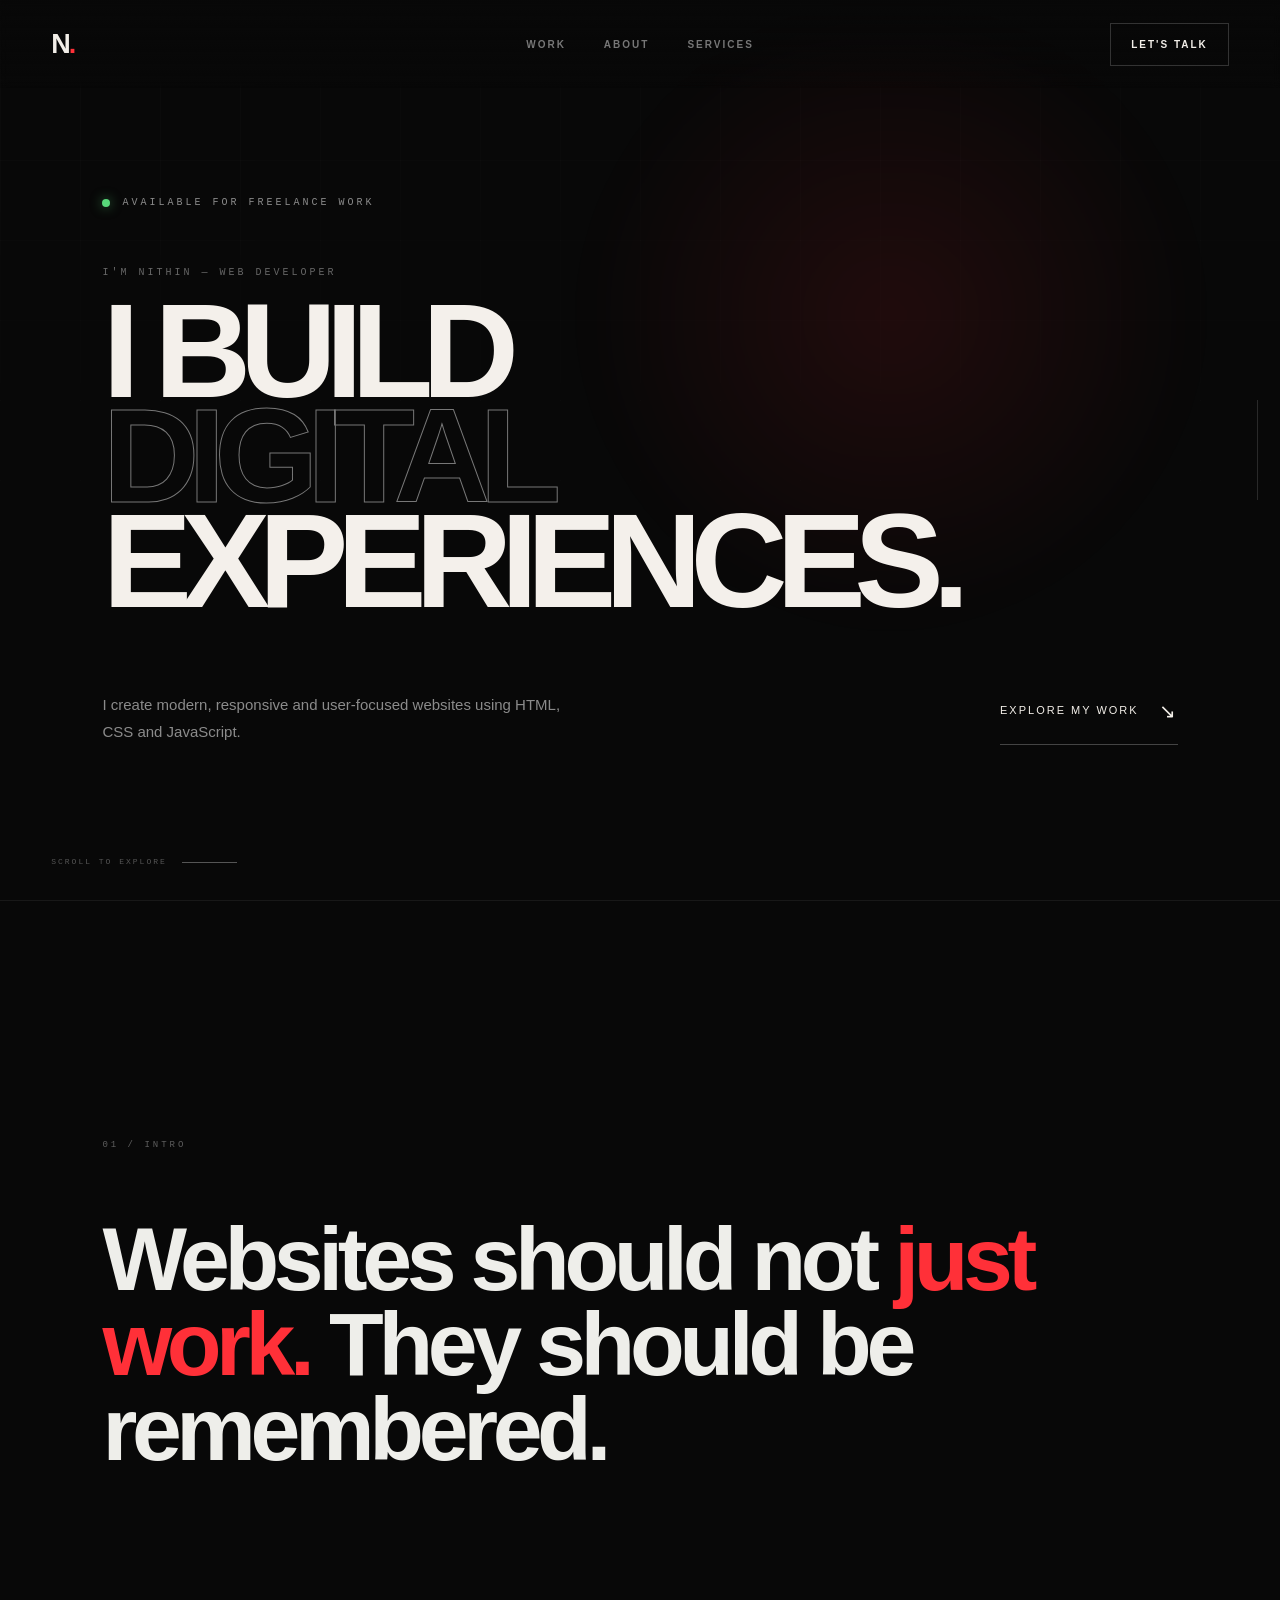
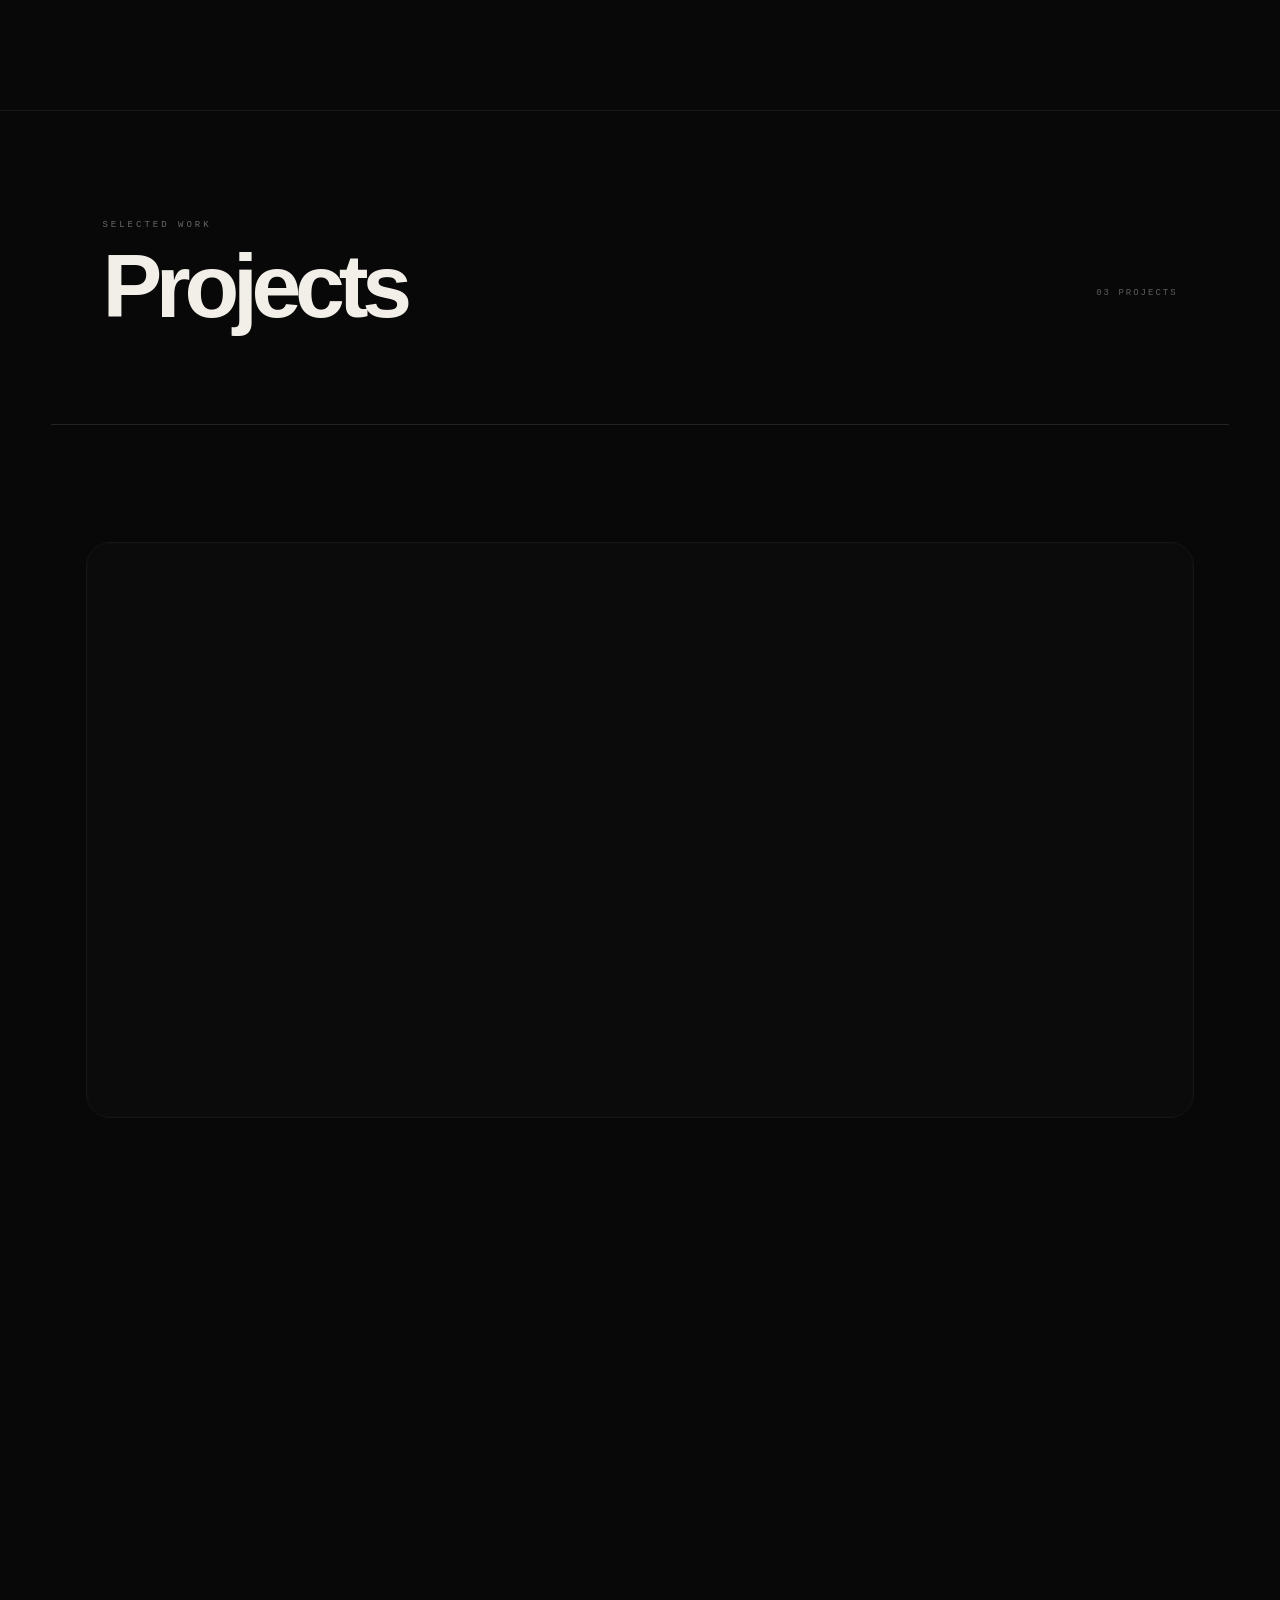
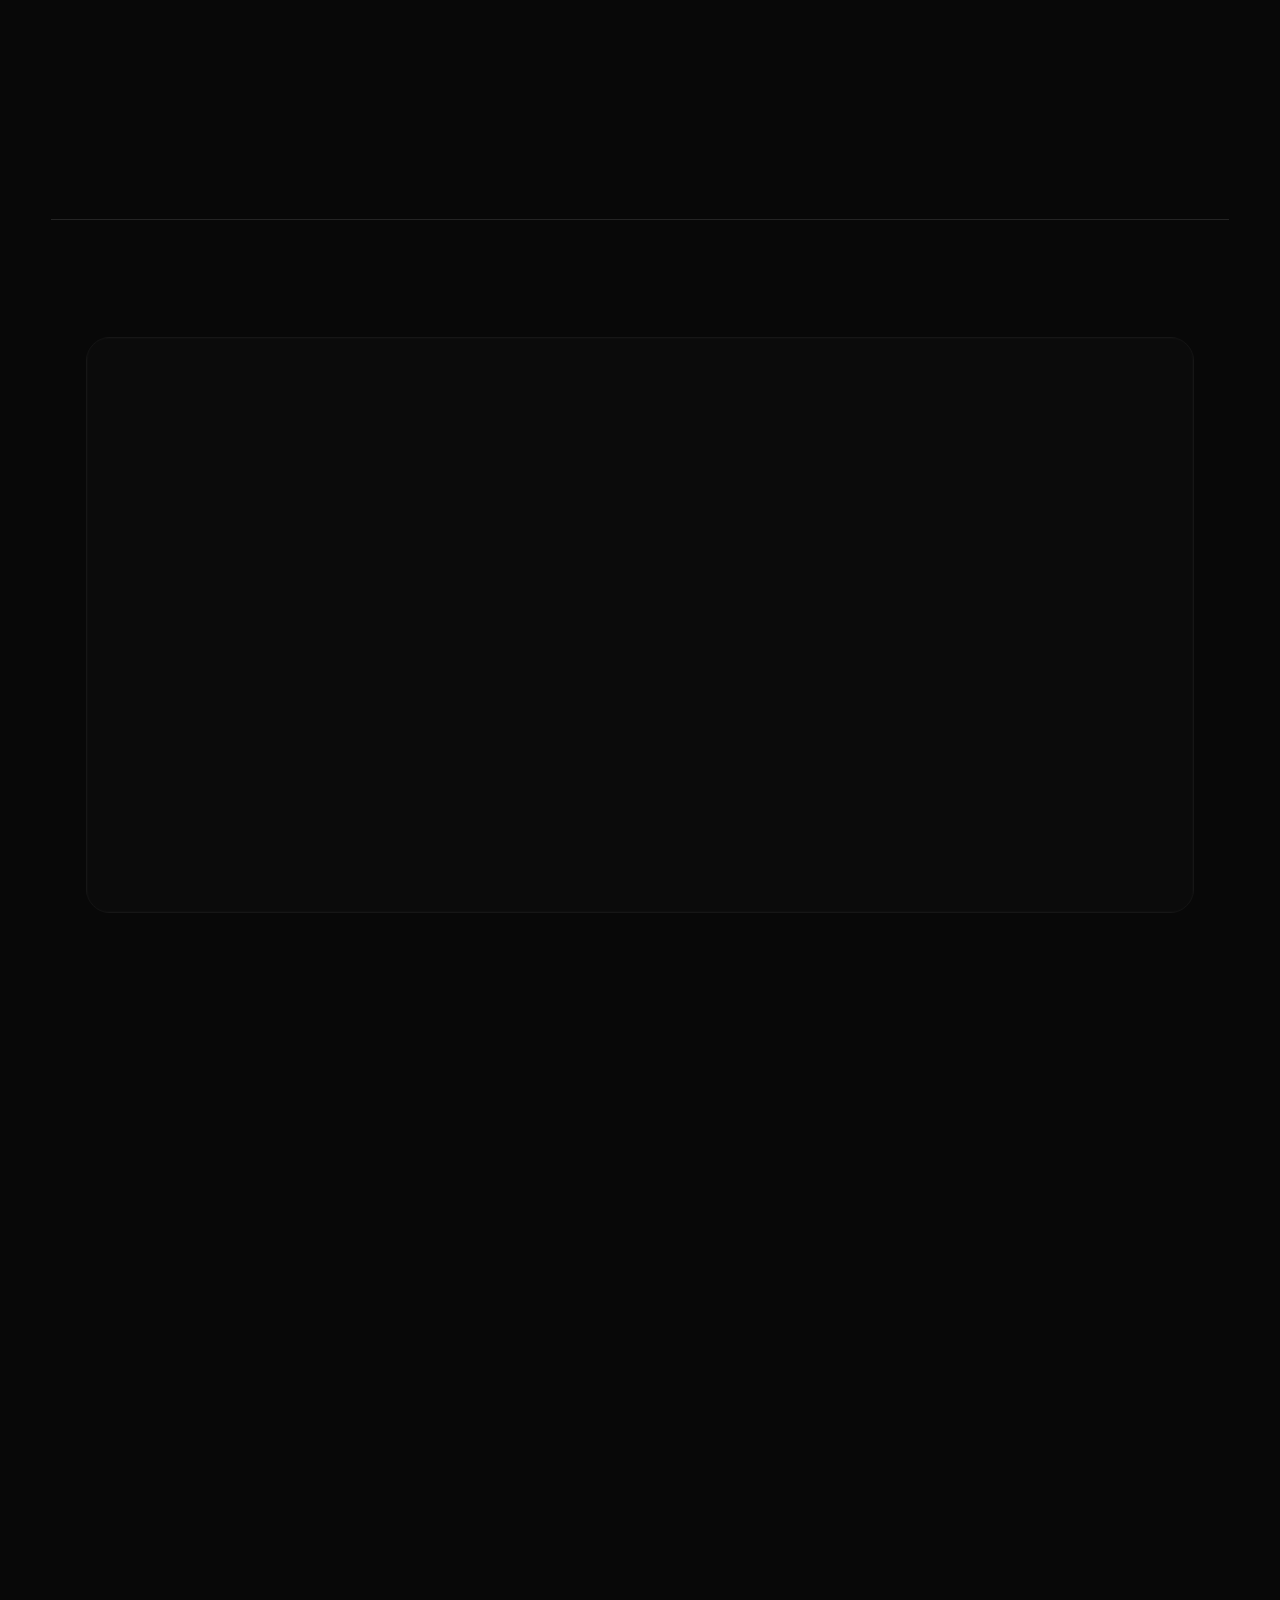
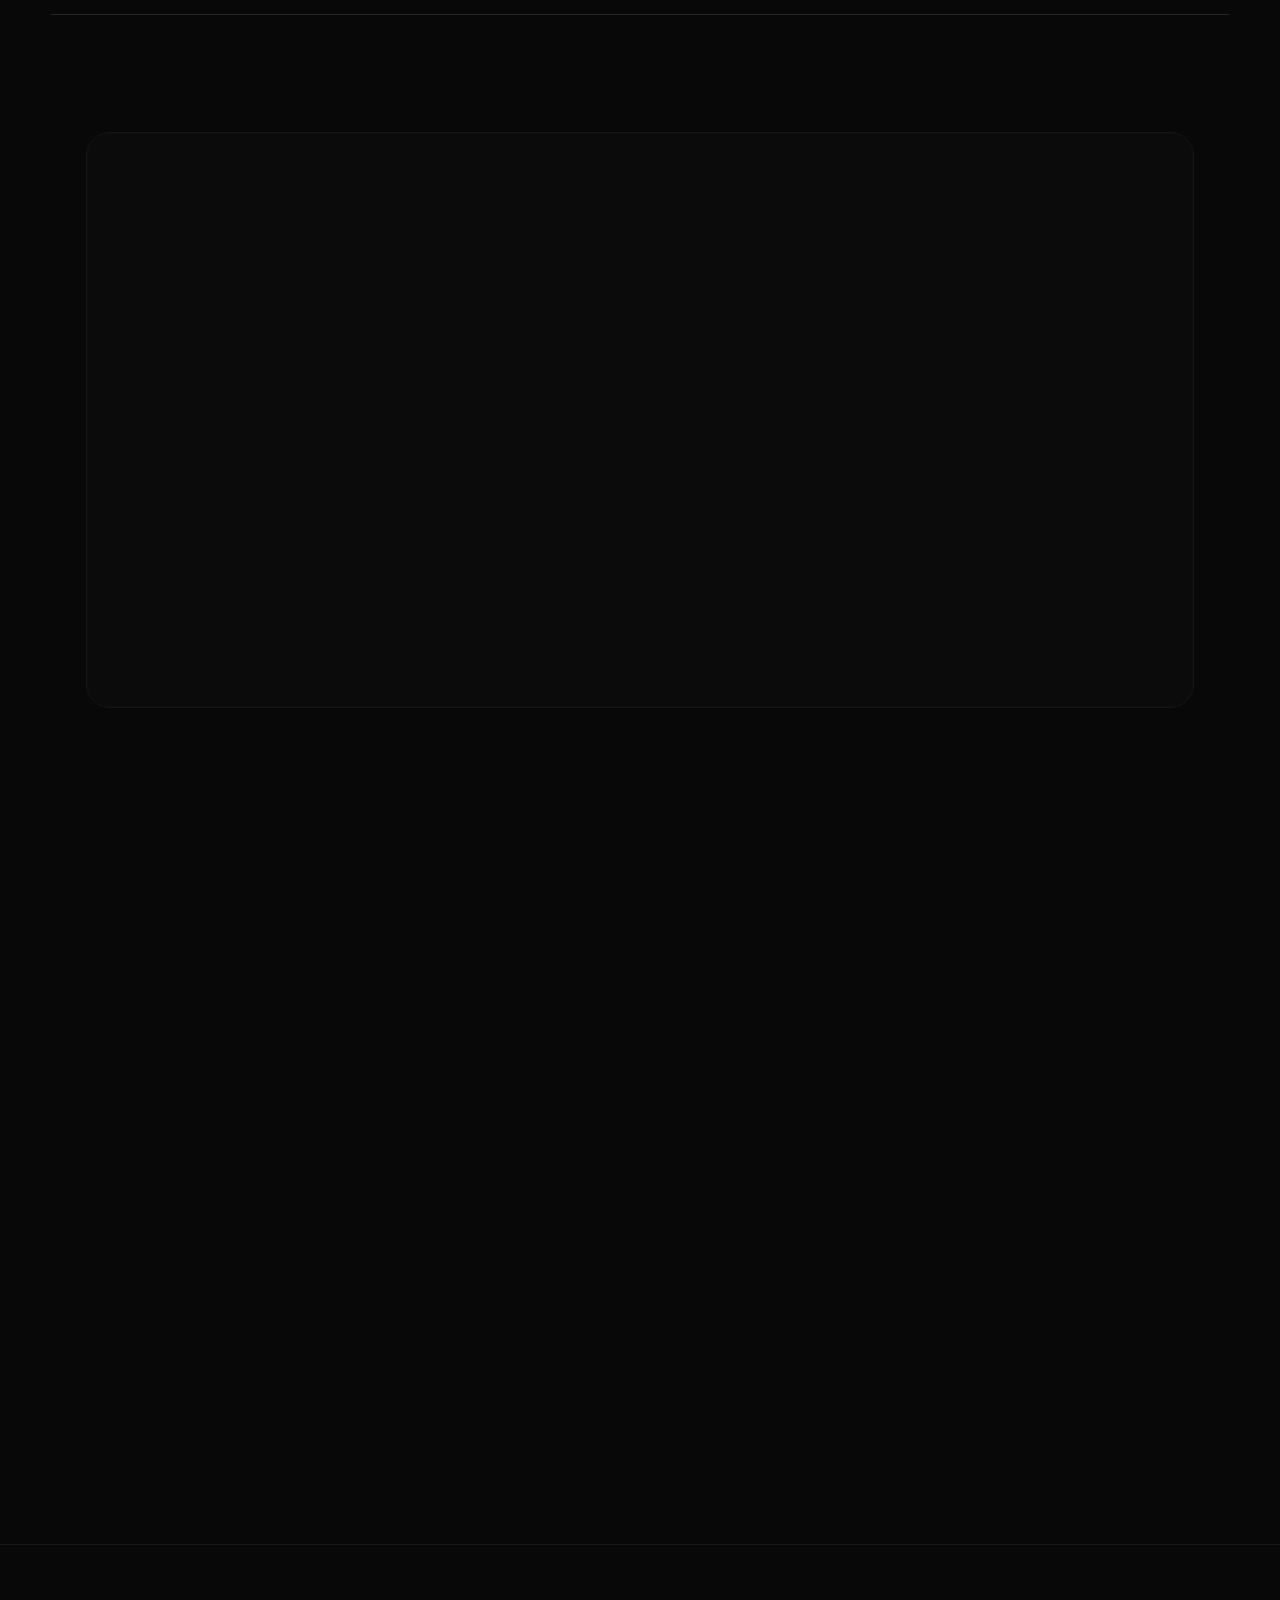
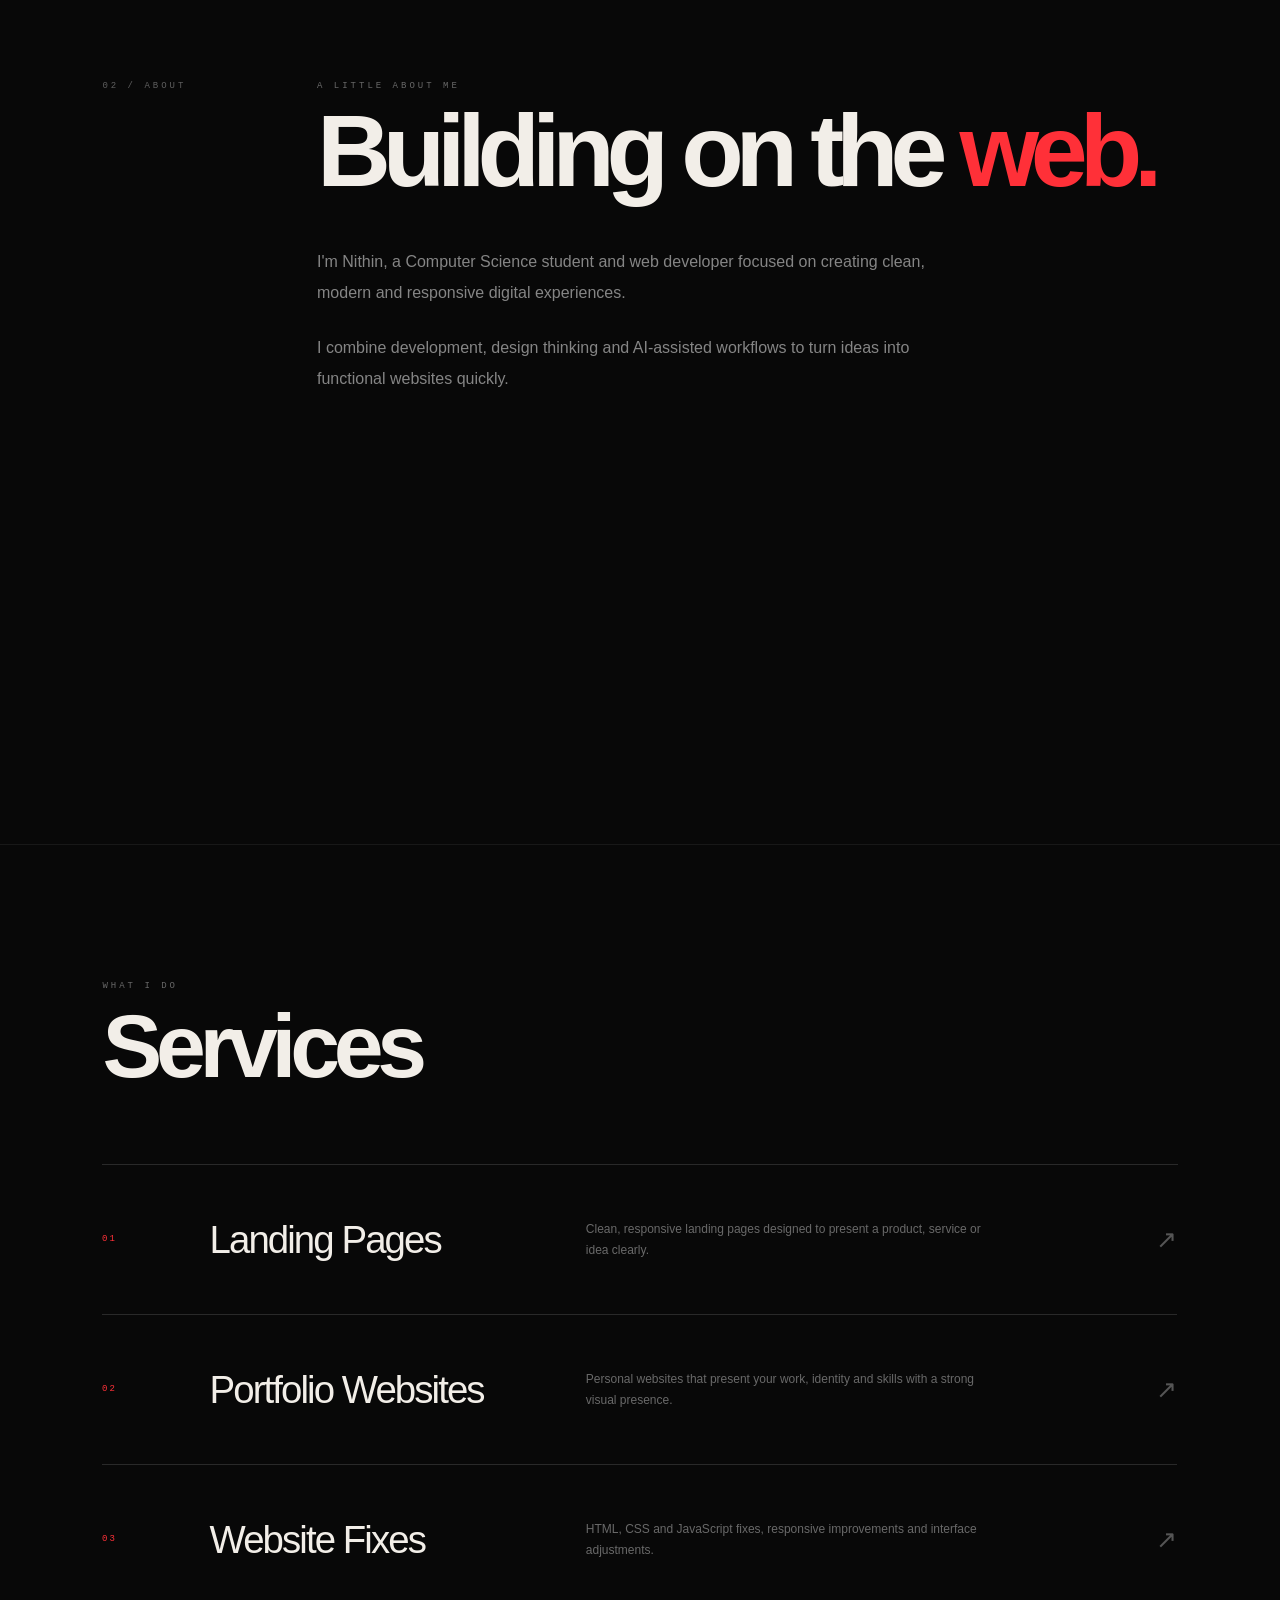
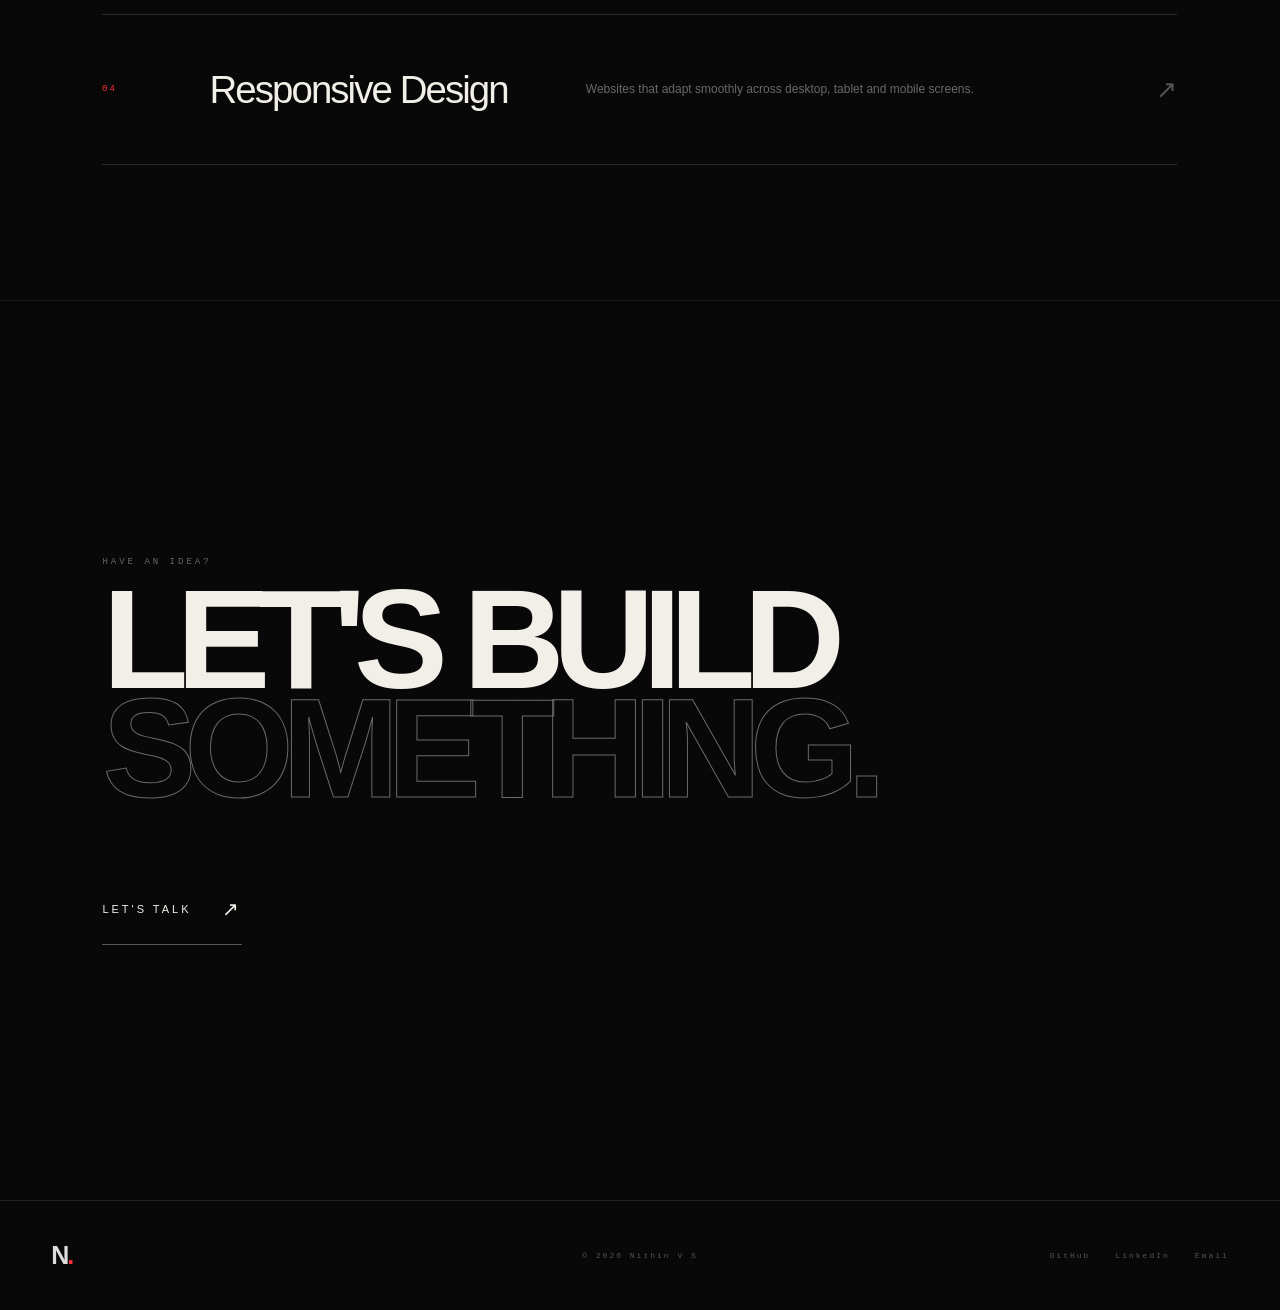
<file: index.html>
<!DOCTYPE html>
<html lang="en">
<head>
    <meta charset="UTF-8">

    <meta
        name="viewport"
        content="width=device-width, initial-scale=1.0"
    >

    <meta
        name="description"
        content="Nithin V S — Web Developer creating modern digital experiences."
    >

    <title>Nithin V S — Web Developer</title>

    <link rel="stylesheet" href="style.css">
</head>

<body>

    


    <!-- =========================================
         NAVIGATION
    ========================================== -->
    <header class="site-header">

        <a href="#home" class="logo">
            N<span>.</span>
        </a>

        <nav class="main-nav">
            <a href="#work">Work</a>
            <a href="#about">About</a>
            <a href="#services">Services</a>
        </nav>

        <a href="#contact" class="nav-contact">
            Let's Talk
        </a>

    </header>


    <!-- =========================================
         SCROLL PROGRESS
    ========================================== -->
    <div class="scroll-progress">
        <span></span>
    </div>


    <main>


        <!-- =====================================
             HERO / INTRODUCTION
        ====================================== -->
        <section class="hero" id="home">

            <div class="hero-background">
                <div class="grid"></div>
                <div class="hero-glow"></div>
            </div>

            <div class="hero-content">

                <div class="hero-topline">
                    <span class="status-dot"></span>
                    <span>AVAILABLE FOR FREELANCE WORK</span>
                </div>

                <div class="hero-title">

                    <p class="hero-small">
                        I'M NITHIN — WEB DEVELOPER
                    </p>

                    <h1>
                        I BUILD
                        <span>DIGITAL</span>
                        EXPERIENCES.
                    </h1>

                </div>

                <div class="hero-bottom">

                    <p class="hero-description">
                        I create modern, responsive and
                        user-focused websites using
                        HTML, CSS and JavaScript.
                    </p>

                    <a href="#work" class="hero-cta">
                        <span>Explore my work</span>
                        <span class="arrow">↘</span>
                    </a>

                </div>

            </div>

            <div class="hero-scroll">
                <span>SCROLL TO EXPLORE</span>
                <div class="scroll-line"></div>
            </div>

        </section>


        <!-- =====================================
             INTRO STATEMENT
        ====================================== -->
        <section class="statement">

            <div class="section-number">
                01 / INTRO
            </div>

            <h2>
                Websites should not
                <span>just work.</span>
                They should be remembered.
            </h2>

        </section>


        <!-- =====================================
             SELECTED WORK
        ====================================== -->
        <section class="work-section" id="work">

            <div class="section-heading">

                <div>
                    <span class="eyebrow">SELECTED WORK</span>

                    <h2>
                        Projects
                    </h2>
                </div>

                <span class="work-count">
                    03 PROJECTS
                </span>

            </div>


            <!-- =================================
                 PROJECT 01 — STUDYOS
            ================================== -->
            <article class="project project-one">

                <div class="project-meta">

                    <span class="project-number">
                        01
                    </span>

                    <span class="project-category">
                        WEB APPLICATION
                    </span>

                </div>


                <div class="project-visual">

                    <div class="project-image-placeholder studyos-preview">

    <!-- Browser -->
    <div class="studyos-browser">

        <div class="studyos-browser-dots">
            <span></span>
            <span></span>
            <span></span>
        </div>

        <div class="studyos-url">
            studyos.app
        </div>

    </div>


    <!-- App -->
    <div class="studyos-app">

        <!-- Sidebar -->
        <aside class="studyos-sidebar">

            <div class="studyos-brand">
                <span class="studyos-brand-mark">✓</span>
                <span>StudyOS</span>
            </div>

            <div class="studyos-nav">

                <div class="studyos-nav-item active">
                    <span>▦</span>
                    Dashboard
                </div>

                <div class="studyos-nav-item">
                    <span>▤</span>
                    Courses
                </div>

                <div class="studyos-nav-item">
                    <span>✓</span>
                    Tasks
                </div>

                <div class="studyos-nav-item">
                    <span>◔</span>
                    Progress
                </div>

                <div class="studyos-nav-item">
                    <span>⚙</span>
                    Settings
                </div>

            </div>

            <div class="studyos-sidebar-bottom">
                <span>2026</span>
                <small>STUDENT WORKSPACE</small>
            </div>

        </aside>


        <!-- Main dashboard -->
        <main class="studyos-dashboard">

            <div class="studyos-dashboard-top">

                <div>
                    <small>WELCOME BACK</small>

                    <h3>
                        Nithin <span>👋</span>
                    </h3>

                    <p>
                        Stay focused. Keep moving forward.
                    </p>
                </div>

                <div class="studyos-profile">
                    N
                </div>

            </div>


            <!-- Focus card -->
            <div class="studyos-focus">

                <div class="studyos-focus-content">

                    <small>FOCUS SESSION</small>

                    <strong>
                        25:00
                    </strong>

                    <span>
                        Deep work session
                    </span>

                </div>

                <div class="studyos-focus-button">
                    ▶
                </div>

            </div>


            <!-- Stats -->
            <div class="studyos-stat-grid">

                <div class="studyos-stat">
                    <small>TASKS TODAY</small>
                    <strong>04</strong>
                    <span>Tasks remaining</span>
                </div>

                <div class="studyos-stat">
                    <small>COMPLETION</small>
                    <strong>72%</strong>
                    <span>Today's progress</span>
                </div>

                <div class="studyos-stat">
                    <small>FOCUS TIME</small>
                    <strong>2.4h</strong>
                    <span>Today's focus</span>
                </div>

            </div>


            <!-- Lower dashboard -->
            <div class="studyos-lower">

                <!-- Schedule -->
                <div class="studyos-panel">

                    <div class="studyos-panel-heading">

                        <div>
                            <small>TODAY</small>
                            <h4>Schedule</h4>
                        </div>

                        <span>VIEW ALL</span>

                    </div>

                    <div class="studyos-schedule">

                        <div>
                            <b>09:00</b>
                            <span>Java OOP</span>
                            <em>✓</em>
                        </div>

                        <div>
                            <b>11:00</b>
                            <span>DBMS</span>
                            <em>→</em>
                        </div>

                        <div>
                            <b>14:00</b>
                            <span>Web Development</span>
                            <em>→</em>
                        </div>

                    </div>

                </div>


                <!-- Courses -->
                <div class="studyos-panel">

                    <div class="studyos-panel-heading">

                        <div>
                            <small>LEARNING</small>
                            <h4>Courses</h4>
                        </div>

                        <span>03 ACTIVE</span>

                    </div>

                    <div class="studyos-course">

                        <div class="studyos-course-title">
                            <span>Java OOP</span>
                            <b>80%</b>
                        </div>

                        <div class="studyos-progress">
                            <span style="width:80%"></span>
                        </div>

                    </div>

                    <div class="studyos-course">

                        <div class="studyos-course-title">
                            <span>DBMS</span>
                            <b>65%</b>
                        </div>

                        <div class="studyos-progress">
                            <span style="width:65%"></span>
                        </div>

                    </div>

                    <div class="studyos-course">

                        <div class="studyos-course-title">
                            <span>Web Development</span>
                            <b>55%</b>
                        </div>

                        <div class="studyos-progress">
                            <span style="width:55%"></span>
                        </div>

                    </div>

                </div>

            </div>

        </main>

    </div>

</div>


                <a href="../student-dashboard/index.html"
   class="project-link"
   target="_blank"
   rel="noopener noreferrer">
    VIEW PROJECT
    <span>↗</span>
</a>

            </article>



            <!-- =================================
                 PROJECT 02
            ================================== -->
            <article class="project project-two">

                <div class="project-meta">

                    <span class="project-number">
                        02
                    </span>

                    <span class="project-category">
                        LANDING PAGE
                    </span>

                </div>


                <div class="project-visual">

                    <div class="project-image-placeholder gym-preview">

                        <div class="performance-topbar">
                            <div class="performance-logo">PERFORMANCE<span>.</span></div>
                            <div class="performance-nav">
                                <span>TRAIN</span>
                                <span>PROGRAMS</span>
                                <span>ABOUT</span>
                            </div>
                            <div class="performance-menu">MENU</div>
                        </div>

                        <div class="performance-hero-copy">
                            <span class="performance-kicker">NO EXCUSES / JUST PROGRESS</span>

                            <h3>
                                TRAIN<br>
                                <span>HARDER.</span>
                            </h3>

                            <p>
                                BUILD STRENGTH.<br>
                                BUILD DISCIPLINE.
                            </p>

                            <div class="performance-actions">
                                <div class="performance-button">START TRAINING ↗</div>
                                <div class="performance-note">01 / 03</div>
                            </div>
                        </div>

                        <div class="performance-orbit">
                            <div class="performance-ring ring-one"></div>
                            <div class="performance-ring ring-two"></div>
                            <div class="performance-core">P</div>
                        </div>

                        <div class="performance-stats">
                            <div>
                                <strong>06</strong>
                                <span>WEEK PROGRAM</span>
                            </div>
                            <div>
                                <strong>24</strong>
                                <span>WORKOUTS</span>
                            </div>
                            <div>
                                <strong>∞</strong>
                                <span>LIMITS</span>
                            </div>
                        </div>

                    </div>
                </div>

                <div class="project-info">

                    <div>
                        <h3>
                            Performance
                        </h3>

                        <p>
                            A bold fitness landing page
                            focused on strong visual hierarchy,
                            conversion and responsive design.
                        </p>
                    </div>

                    <div class="project-details">

                        <span>HTML</span>
                        <span>CSS</span>
                        <span>RESPONSIVE</span>

                    </div>

                </div>


                <a href="../performance-gym/index.html"
   class="project-link"
   target="_blank"
   rel="noopener noreferrer">
    VIEW PROJECT
    <span>↗</span>
</a>
            </article>



            <!-- =================================
                 PROJECT 03
            ================================== -->
            <article class="project project-three">

                <div class="project-meta">

                    <span class="project-number">
                        03
                    </span>

                    <span class="project-category">
                        CREATIVE WEBSITE
                    </span>

                </div>


                <div class="project-visual">

                    <div class="project-image-placeholder restaurant-preview">

                        <div class="atelier-frame">

                            <div class="atelier-top">
                                <span>ATELIER</span>
                                <span>EST. 2026</span>
                                <span>CHENNAI</span>
                            </div>

                            <div class="atelier-main">

                                <div class="atelier-side-label">
                                    MODERN DINING / EXPERIENCE
                                </div>

                                <div class="atelier-title">
                                    <span>TASTE</span>
                                    <span>THE</span>
                                    <span>MOMENT.</span>
                                </div>

                                <div class="atelier-copy">
                                    <span>01</span>
                                    <p>
                                        A contemporary dining
                                        experience shaped by
                                        atmosphere, craft and detail.
                                    </p>
                                </div>

                                <div class="atelier-circle">
                                    <div class="atelier-circle-inner">
                                        <span>DISCOVER</span>
                                        <b>↘</b>
                                    </div>
                                </div>

                            </div>

                            <div class="atelier-bottom">
                                <span>RESTAURANT / BAR / EVENTS</span>
                                <span>SCROLL TO EXPLORE ↓</span>
                            </div>

                        </div>

                    </div>
                </div>

                <div class="project-info">

                    <div>
                        <h3>
                            Atelier
                        </h3>

                        <p>
                            An editorial restaurant website
                            combining immersive visuals,
                            elegant typography and a
                            cinematic browsing experience.
                        </p>
                    </div>

                    <div class="project-details">

                        <span>DESIGN</span>
                        <span>HTML</span>
                        <span>CSS</span>

                    </div>

                </div>


       <a href="../atelier/index.html"
   class="project-link"
   target="_blank"
   rel="noopener noreferrer">
    VIEW PROJECT
    <span>↗</span>
</a>
            </article>

        </section>



        <!-- =====================================
             ABOUT
        ====================================== -->
        <section class="about-section" id="about">

            <div class="section-number">
                02 / ABOUT
            </div>

            <div class="about-content">

                <span class="eyebrow">
                    A LITTLE ABOUT ME
                </span>

                <h2>
                    Building on the
                    <span>web.</span>
                </h2>

                <p>
                    I'm Nithin, a Computer Science student
                    and web developer focused on creating
                    clean, modern and responsive digital
                    experiences.
                </p>

                <p>
                    I combine development, design thinking
                    and AI-assisted workflows to turn ideas
                    into functional websites quickly.
                </p>

            </div>

        </section>



        <!-- =====================================
             SERVICES
        ====================================== -->
        <section class="services-section" id="services">

            <div class="section-heading">

                <div>
                    <span class="eyebrow">
                        WHAT I DO
                    </span>

                    <h2>
                        Services
                    </h2>
                </div>

            </div>


            <div class="services-list">

                <div class="service">

                    <span class="service-number">
                        01
                    </span>

                    <h3>
                        Landing Pages
                    </h3>

                    <p>
                        Clean, responsive landing pages
                        designed to present a product,
                        service or idea clearly.
                    </p>

                    <span class="service-arrow">
                        ↗
                    </span>

                </div>


                <div class="service">

                    <span class="service-number">
                        02
                    </span>

                    <h3>
                        Portfolio Websites
                    </h3>

                    <p>
                        Personal websites that present
                        your work, identity and skills
                        with a strong visual presence.
                    </p>

                    <span class="service-arrow">
                        ↗
                    </span>

                </div>


                <div class="service">

                    <span class="service-number">
                        03
                    </span>

                    <h3>
                        Website Fixes
                    </h3>

                    <p>
                        HTML, CSS and JavaScript fixes,
                        responsive improvements and
                        interface adjustments.
                    </p>

                    <span class="service-arrow">
                        ↗
                    </span>

                </div>


                <div class="service">

                    <span class="service-number">
                        04
                    </span>

                    <h3>
                        Responsive Design
                    </h3>

                    <p>
                        Websites that adapt smoothly
                        across desktop, tablet and
                        mobile screens.
                    </p>

                    <span class="service-arrow">
                        ↗
                    </span>

                </div>

            </div>

        </section>



        <!-- =====================================
             CONTACT
        ====================================== -->
        <section class="contact-section" id="contact">

            <div class="contact-background">
                <div class="contact-grid"></div>
            </div>

            <div class="contact-content">

                <span class="eyebrow">
                    HAVE AN IDEA?
                </span>

                <h2>
                    LET'S BUILD
                    <span>SOMETHING.</span>
                </h2>

                <a href="mailto:your-email@example.com"
                   class="contact-button">

                    <span>Let's talk</span>
                    <span>↗</span>

                </a>

            </div>

        </section>

    </main>



    <!-- =========================================
         FOOTER
    ========================================== -->
    <footer class="site-footer">

        <div class="footer-logo">
            N<span>.</span>
        </div>

        <div class="footer-middle">
            © 2026 Nithin V S
        </div>

        <div class="footer-links">

            <a href="#" target="_blank">
                GitHub
            </a>

            <a href="#" target="_blank">
                LinkedIn
            </a>

            <a href="mailto:your-email@example.com">
                Email
            </a>

        </div>

    </footer>



    <!-- =========================================
         JAVASCRIPT
    ========================================== -->
    <script src="script.js"></script>

</body>
</html>
</file>
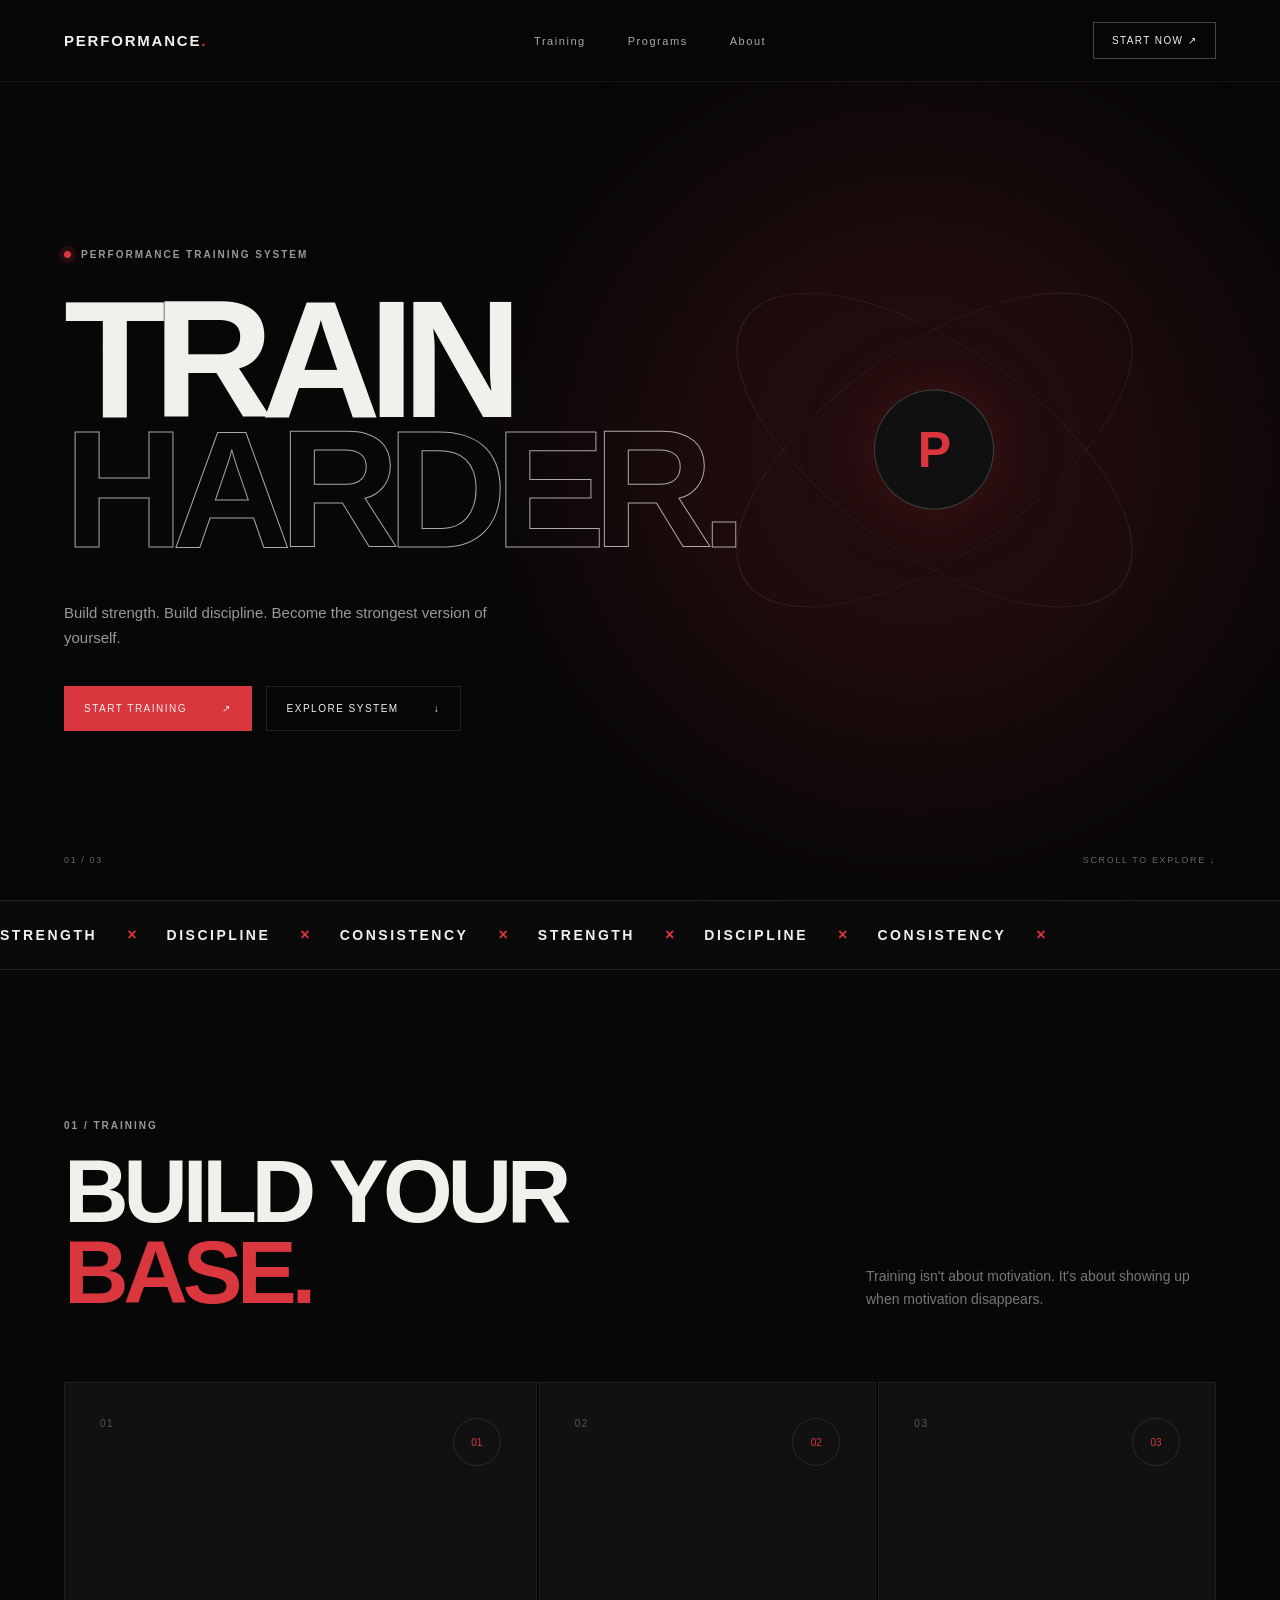
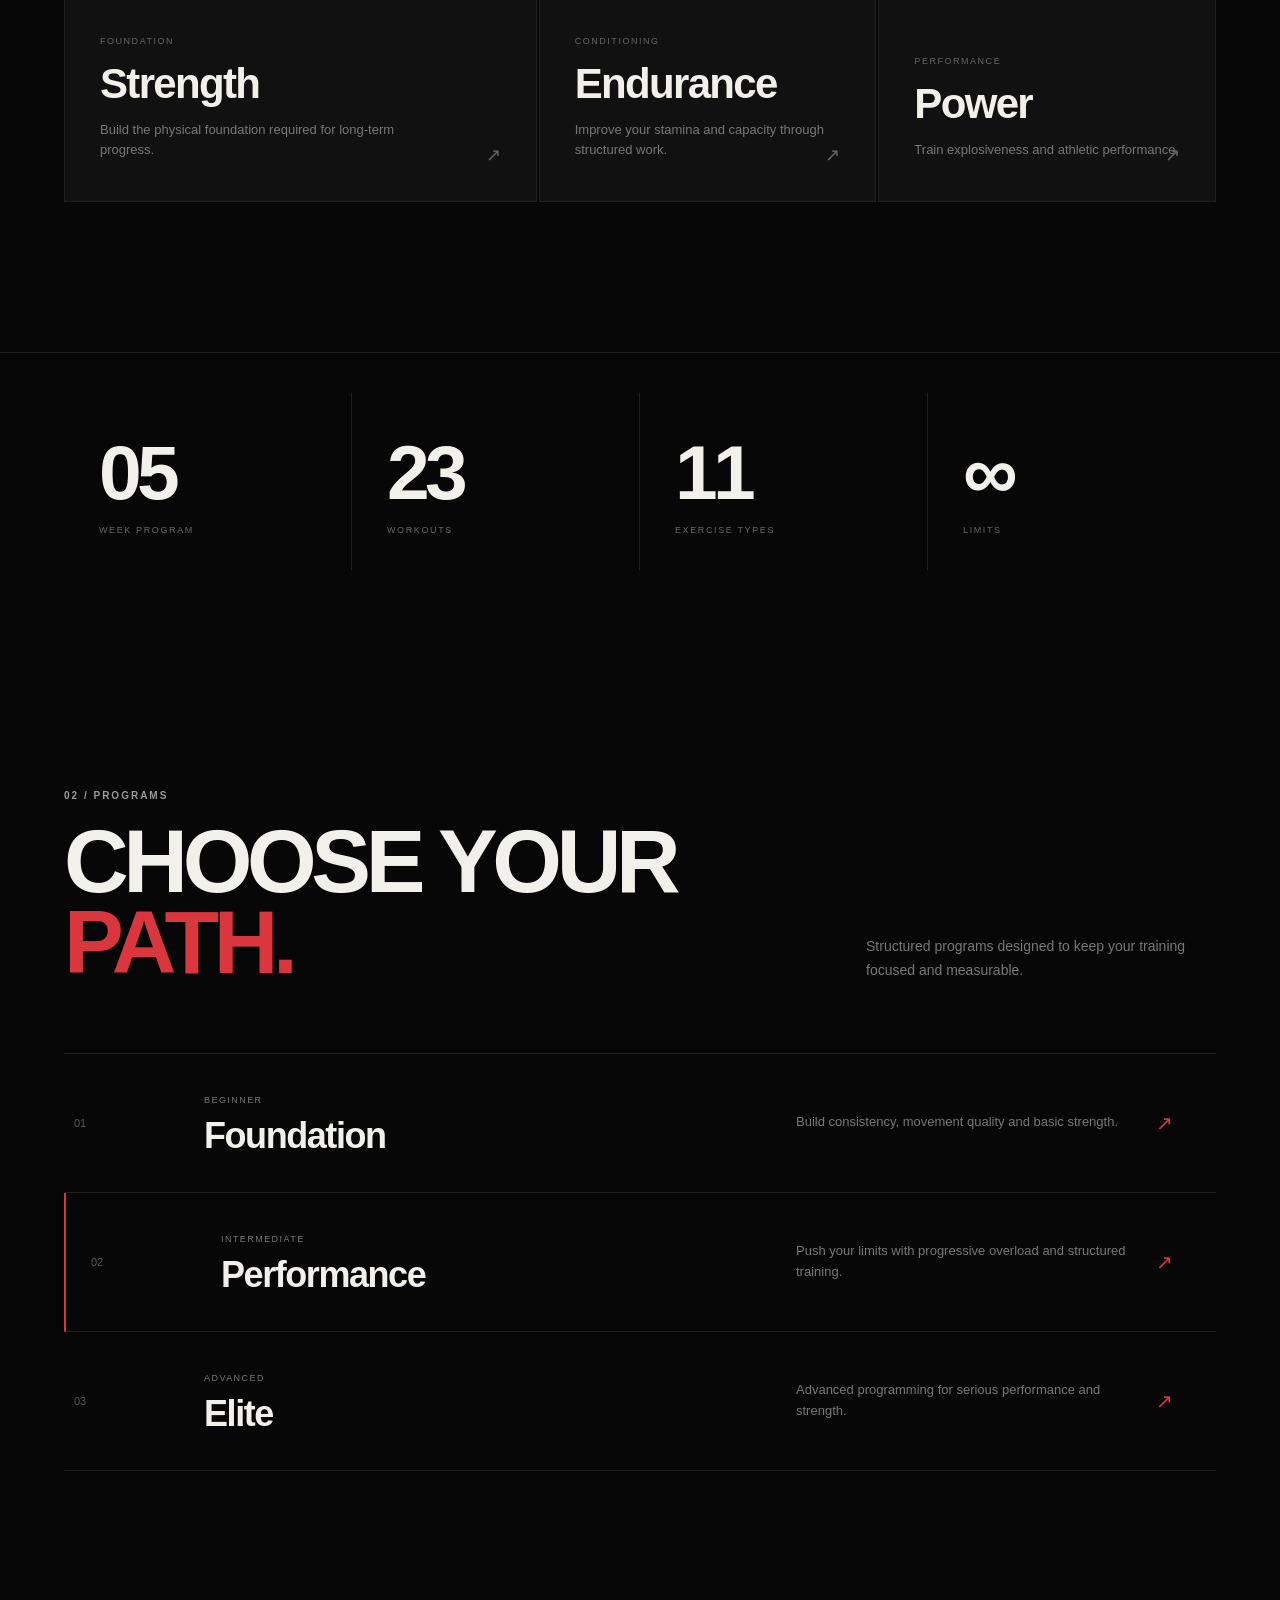
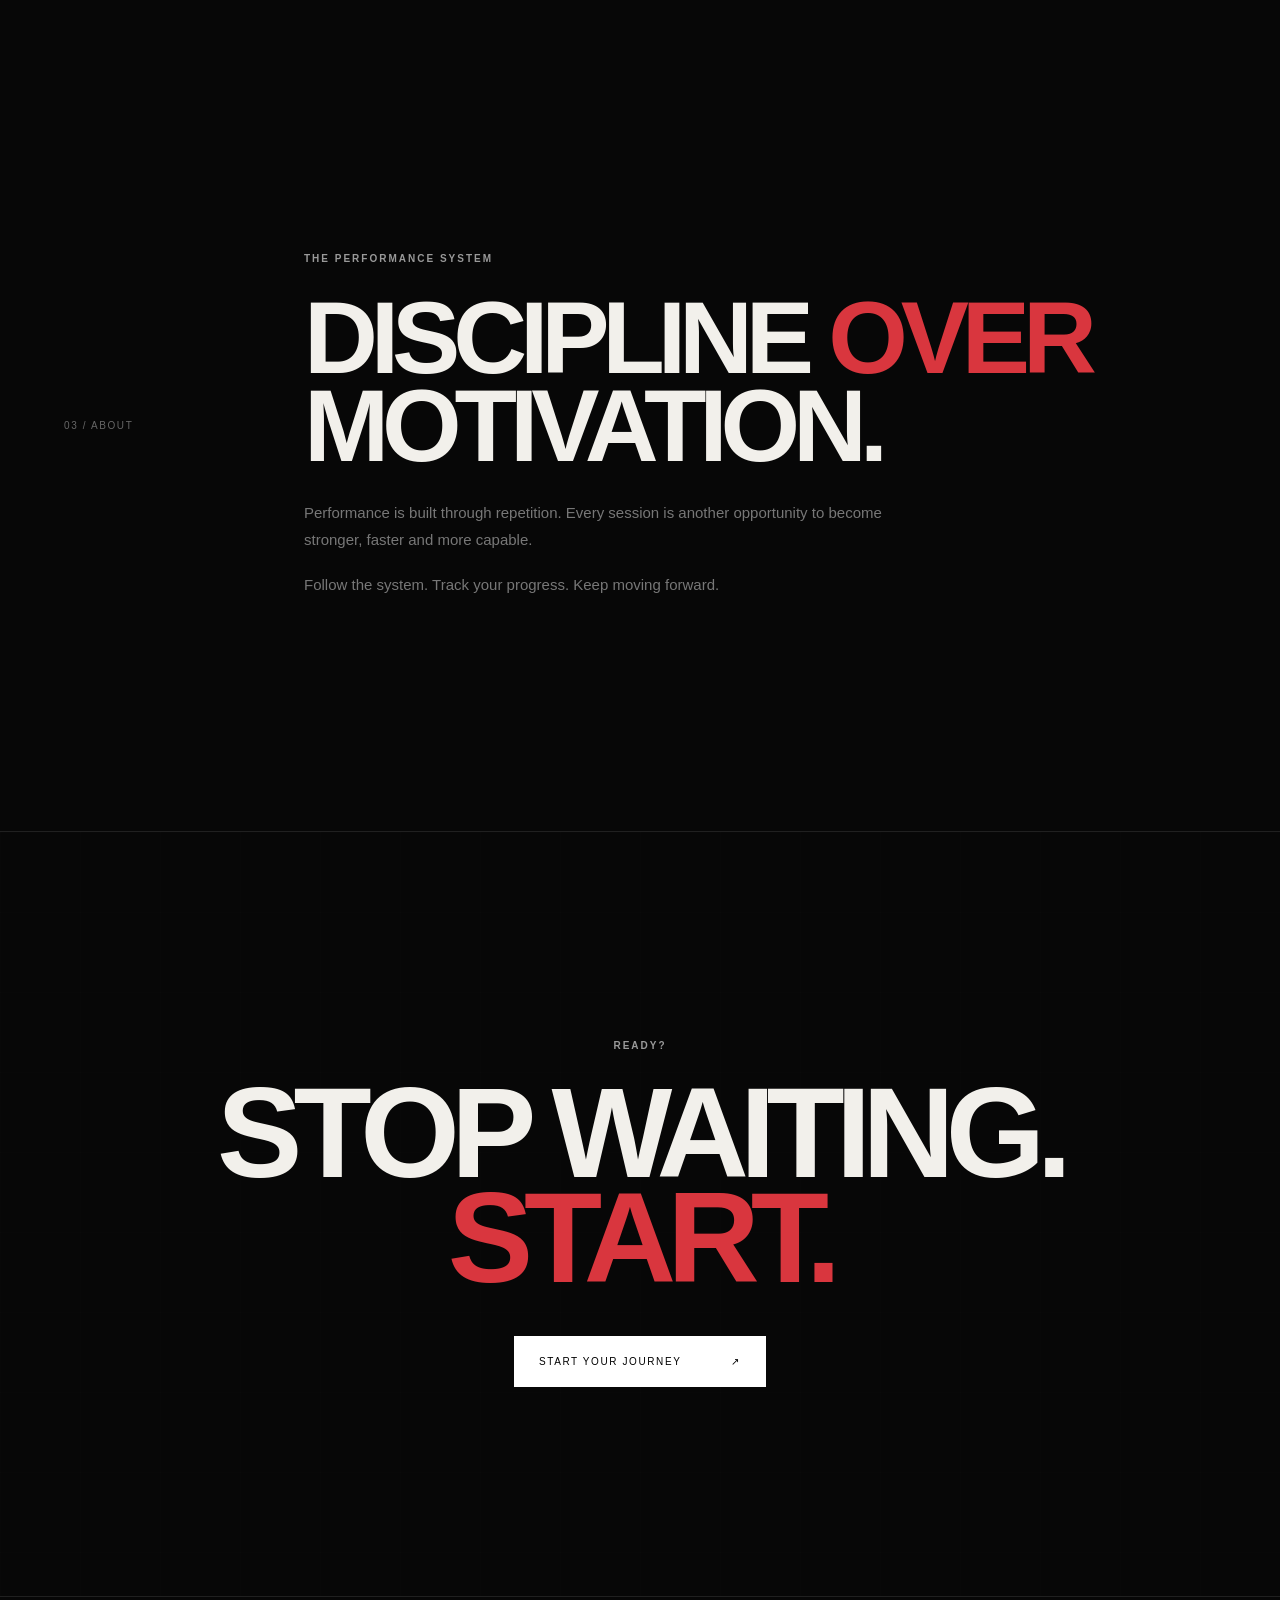
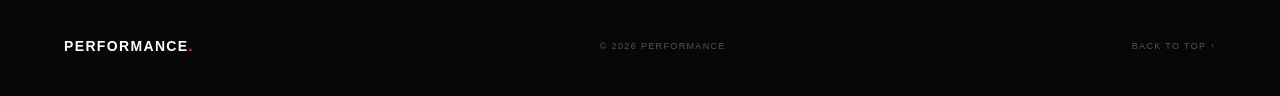
<file: performance-gym/index.html>
<!DOCTYPE html>
<html lang="en">
<head>
    <meta charset="UTF-8">
    <meta name="viewport" content="width=device-width, initial-scale=1.0">

    <meta
        name="description"
        content="Performance — Strength, discipline and structured training."
    >

    <title>Performance — Train Harder</title>

    <link rel="stylesheet" href="style.css">
</head>

<body>

    <!-- =========================
         NAVIGATION
    ========================== -->

    <header class="navbar">

        <a href="#home" class="logo">
            PERFORMANCE<span>.</span>
        </a>

        <nav class="nav-links">
            <a href="#training">Training</a>
            <a href="#programs">Programs</a>
            <a href="#about">About</a>
        </nav>

        <a href="#contact" class="nav-button">
            START NOW ↗
        </a>

        <button class="menu-button" id="menuButton">
            MENU
        </button>

    </header>


    <!-- =========================
         MOBILE MENU
    ========================== -->

    <div class="mobile-menu" id="mobileMenu">

        <a href="#training">Training</a>
        <a href="#programs">Programs</a>
        <a href="#about">About</a>
        <a href="#contact">Start Now ↗</a>

    </div>


    <main>

        <!-- =========================
             HERO
        ========================== -->

        <section class="hero" id="home">

            <div class="hero-grid"></div>

            <div class="hero-glow"></div>

            <div class="hero-content">

                <div class="hero-label">
                    <span class="pulse"></span>
                    PERFORMANCE TRAINING SYSTEM
                </div>

                <h1>
                    TRAIN
                    <span>HARDER.</span>
                </h1>

                <p class="hero-description">
                    Build strength. Build discipline.
                    Become the strongest version of yourself.
                </p>

                <div class="hero-actions">

                    <a href="#programs" class="primary-button">
                        START TRAINING
                        <span>↗</span>
                    </a>

                    <a href="#training" class="secondary-button">
                        EXPLORE SYSTEM
                        <span>↓</span>
                    </a>

                </div>

            </div>


            <div class="hero-orbit">

                <div class="orbit orbit-one"></div>
                <div class="orbit orbit-two"></div>

                <div class="orbit-core">
                    P
                </div>

            </div>


            <div class="hero-bottom">

                <span>01 / 03</span>

                <span>SCROLL TO EXPLORE ↓</span>

            </div>

        </section>


        <!-- =========================
             MARQUEE
        ========================== -->

        <section class="marquee">

            <div class="marquee-track">

                <span>STRENGTH</span>
                <b>×</b>
                <span>DISCIPLINE</span>
                <b>×</b>
                <span>CONSISTENCY</span>
                <b>×</b>

                <span>STRENGTH</span>
                <b>×</b>
                <span>DISCIPLINE</span>
                <b>×</b>
                <span>CONSISTENCY</span>
                <b>×</b>

            </div>

        </section>


        <!-- =========================
             TRAINING
        ========================== -->

        <section class="training section" id="training">

            <div class="section-header">

                <div>
                    <span class="eyebrow">
                        01 / TRAINING
                    </span>

                    <h2>
                        BUILD YOUR
                        <span>BASE.</span>
                    </h2>
                </div>

                <p>
                    Training isn't about motivation.
                    It's about showing up when motivation
                    disappears.
                </p>

            </div>


            <div class="training-grid">

                <article class="training-card large">

                    <div class="card-number">
                        01
                    </div>

                    <div class="training-icon">
                        01
                    </div>

                    <div class="card-content">

                        <span>FOUNDATION</span>

                        <h3>
                            Strength
                        </h3>

                        <p>
                            Build the physical foundation
                            required for long-term progress.
                        </p>

                    </div>

                    <span class="card-arrow">↗</span>

                </article>


                <article class="training-card">

                    <div class="card-number">
                        02
                    </div>

                    <div class="training-icon">
                        02
                    </div>

                    <div class="card-content">

                        <span>CONDITIONING</span>

                        <h3>
                            Endurance
                        </h3>

                        <p>
                            Improve your stamina and
                            capacity through structured work.
                        </p>

                    </div>

                    <span class="card-arrow">↗</span>

                </article>


                <article class="training-card">

                    <div class="card-number">
                        03
                    </div>

                    <div class="training-icon">
                        03
                    </div>

                    <div class="card-content">

                        <span>PERFORMANCE</span>

                        <h3>
                            Power
                        </h3>

                        <p>
                            Train explosiveness and athletic
                            performance.
                        </p>

                    </div>

                    <span class="card-arrow">↗</span>

                </article>

            </div>

        </section>


        <!-- =========================
             STATS
        ========================== -->

        <section class="stats-section">

            <div class="stat">

                <strong data-target="06">00</strong>

                <span>WEEK PROGRAM</span>

            </div>

            <div class="stat">

                <strong data-target="24">00</strong>

                <span>WORKOUTS</span>

            </div>

            <div class="stat">

                <strong data-target="12">00</strong>

                <span>EXERCISE TYPES</span>

            </div>

            <div class="stat">

                <strong>∞</strong>

                <span>LIMITS</span>

            </div>

        </section>


        <!-- =========================
             PROGRAMS
        ========================== -->

        <section class="programs section" id="programs">

            <div class="section-header">

                <div>

                    <span class="eyebrow">
                        02 / PROGRAMS
                    </span>

                    <h2>
                        CHOOSE YOUR
                        <span>PATH.</span>
                    </h2>

                </div>

                <p>
                    Structured programs designed to keep
                    your training focused and measurable.
                </p>

            </div>


            <div class="program-list">

                <article class="program-card">

                    <span class="program-number">
                        01
                    </span>

                    <div>

                        <span class="program-type">
                            BEGINNER
                        </span>

                        <h3>
                            Foundation
                        </h3>

                    </div>

                    <p>
                        Build consistency, movement quality
                        and basic strength.
                    </p>

                    <span class="program-arrow">
                        ↗
                    </span>

                </article>


                <article class="program-card featured">

                    <span class="program-number">
                        02
                    </span>

                    <div>

                        <span class="program-type">
                            INTERMEDIATE
                        </span>

                        <h3>
                            Performance
                        </h3>

                    </div>

                    <p>
                        Push your limits with progressive
                        overload and structured training.
                    </p>

                    <span class="program-arrow">
                        ↗
                    </span>

                </article>


                <article class="program-card">

                    <span class="program-number">
                        03
                    </span>

                    <div>

                        <span class="program-type">
                            ADVANCED
                        </span>

                        <h3>
                            Elite
                        </h3>

                    </div>

                    <p>
                        Advanced programming for serious
                        performance and strength.
                    </p>

                    <span class="program-arrow">
                        ↗
                    </span>

                </article>

            </div>

        </section>


        <!-- =========================
             ABOUT
        ========================== -->

        <section class="about section" id="about">

            <div class="about-number">
                03 / ABOUT
            </div>

            <div class="about-content">

                <span class="eyebrow">
                    THE PERFORMANCE SYSTEM
                </span>

                <h2>
                    DISCIPLINE
                    <span>OVER</span>
                    MOTIVATION.
                </h2>

                <p>
                    Performance is built through repetition.
                    Every session is another opportunity to
                    become stronger, faster and more capable.
                </p>

                <p>
                    Follow the system. Track your progress.
                    Keep moving forward.
                </p>

            </div>

        </section>


        <!-- =========================
             CTA
        ========================== -->

        <section class="contact" id="contact">

            <div class="contact-grid"></div>

            <div class="contact-content">

                <span class="eyebrow">
                    READY?
                </span>

                <h2>
                    STOP WAITING.
                    <span>START.</span>
                </h2>

                <a href="#home" class="contact-button">
                    START YOUR JOURNEY
                    <span>↗</span>
                </a>

            </div>

        </section>

    </main>


    <!-- =========================
         FOOTER
    ========================== -->

    <footer>

        <div class="footer-logo">
            PERFORMANCE<span>.</span>
        </div>

        <span>
            © 2026 PERFORMANCE
        </span>

        <a href="#home">
            BACK TO TOP ↑
        </a>

    </footer>


    <script src="script.js"></script>

</body>
</html>
</file>
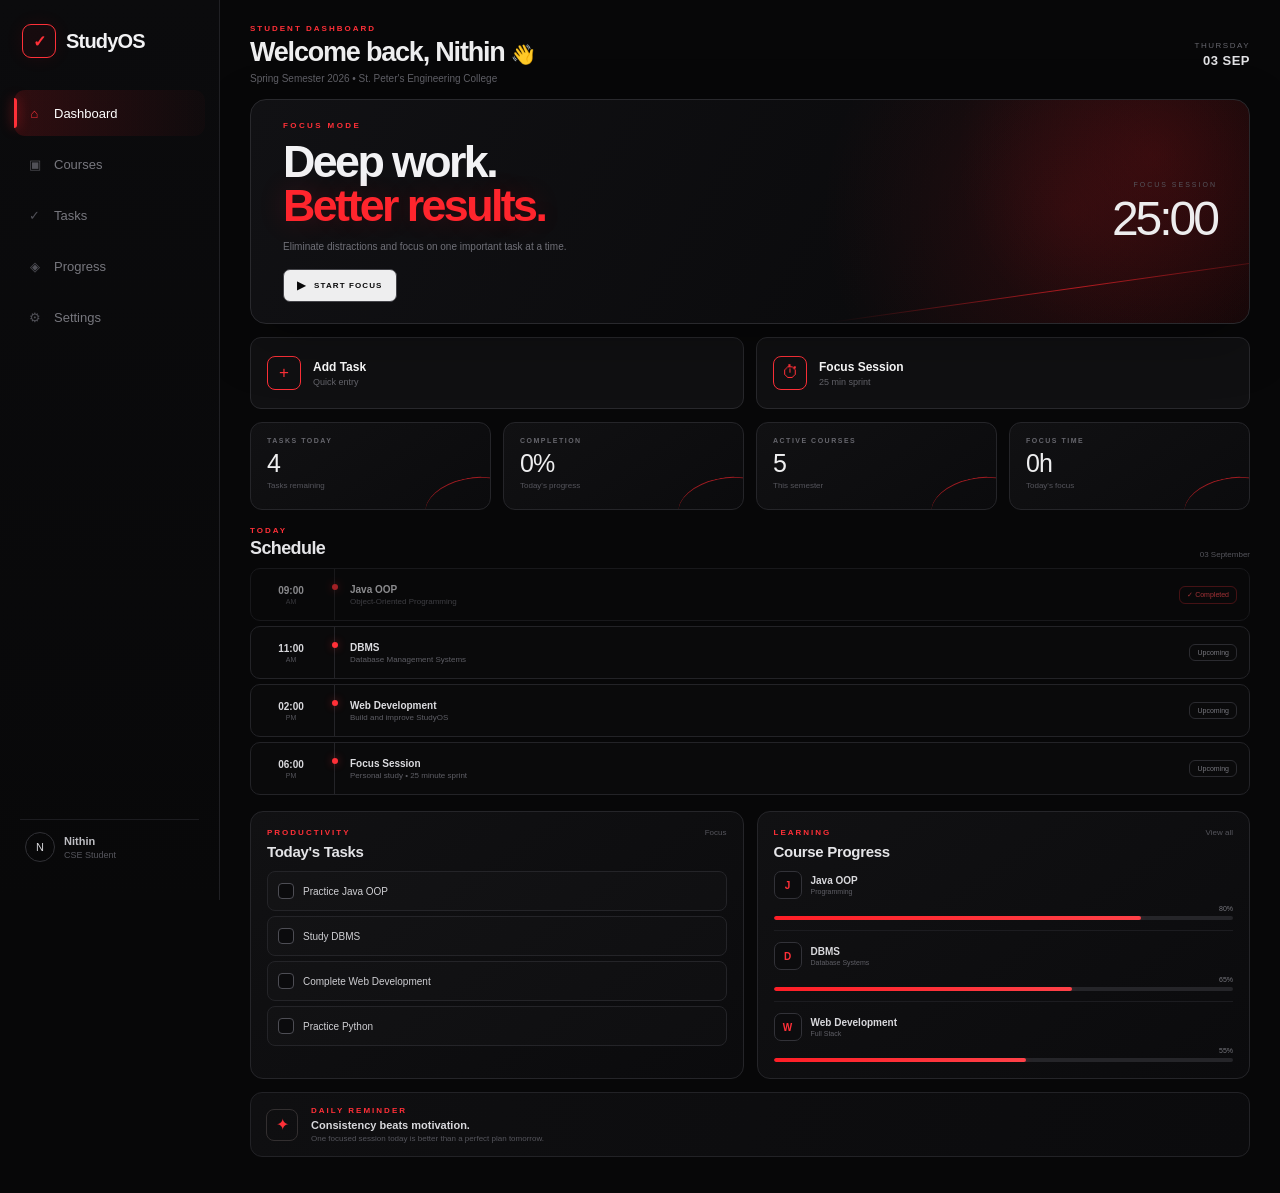
<file: student-dashboard/index.html>
<!DOCTYPE html>
<html lang="en">
<head>
    <meta charset="UTF-8">
    <meta name="viewport" content="width=device-width, initial-scale=1.0">

    <title>StudyOS — Student Dashboard</title>

    <link rel="stylesheet" href="style.css">
</head>

<body>

    <!-- ================= SIDEBAR ================= -->

    <aside class="sidebar">

        <div class="sidebar-top">

            <div class="brand">
                <div class="brand-icon">✓</div>
                <h2>StudyOS</h2>
            </div>

            <nav class="sidebar-nav">

                <a href="#" class="nav-link active" data-section="dashboard">
                    <span>⌂</span>
                    <span>Dashboard</span>
                </a>

                <a href="#" class="nav-link" data-section="courses">
                    <span>▣</span>
                    <span>Courses</span>
                </a>

                <a href="#" class="nav-link" data-section="tasks">
                    <span>✓</span>
                    <span>Tasks</span>
                </a>

                <a href="#" class="nav-link" data-section="progress">
                    <span>◈</span>
                    <span>Progress</span>
                </a>

                <a href="#" class="nav-link" data-section="settings">
                    <span>⚙</span>
                    <span>Settings</span>
                </a>

            </nav>

        </div>

        <div class="sidebar-footer">

            <div class="profile-mini">
                <div class="profile-avatar">N</div>

                <div>
                    <strong>Nithin</strong>
                    <small>CSE Student</small>
                </div>
            </div>

        </div>

    </aside>


    <!-- ================= MAIN CONTENT ================= -->

    <main class="main-content">


        <!-- ================= DASHBOARD ================= -->

        <section id="dashboard" class="page-section active">

            <!-- HEADER -->

            <header class="top-header">

                <div class="student-info">
                    <p class="eyebrow">STUDENT DASHBOARD</p>

                    <h1>
                        Welcome back, Nithin
                        <span>👋</span>
                    </h1>

                    <p>
                        Spring Semester 2026 • St. Peter's Engineering College
                    </p>
                </div>

                <div class="header-date">
                    <span>THURSDAY</span>
                    <strong>03 SEP</strong>
                </div>

            </header>


            <!-- ================= HERO ================= -->

            <section class="hero-card">

                <div class="hero-content">

                    <p class="hero-label">
                        FOCUS MODE
                    </p>

                    <h2>
                        Deep work.<br>
                        <span>Better results.</span>
                    </h2>

                    <p class="hero-description">
                        Eliminate distractions and focus on one important task
                        at a time.
                    </p>

                    <button class="hero-button" id="focusButton">
                        <span>▶</span>
                        START FOCUS
                    </button>

                </div>


                <div class="hero-timer">

                    <strong id="timerDisplay">25:00</strong>

                    <span>
                        FOCUS SESSION
                    </span>

                </div>

            </section>


            <!-- ================= QUICK ACTIONS ================= -->

            <section class="quick-actions">

                <button class="action-card" id="quickAddTask">

                    <div class="action-icon">
                        +
                    </div>

                    <div>
                        <strong>Add Task</strong>
                        <small>Quick entry</small>
                    </div>

                </button>


                <button class="action-card" id="focusButtonSecondary">

                    <div class="action-icon">
                        ⏱
                    </div>

                    <div>
                        <strong>Focus Session</strong>
                        <small>25 min sprint</small>
                    </div>

                </button>

            </section>


            <!-- ================= STATS ================= -->

            <section class="stats-grid">

                <div class="stat-card">

                    <span class="stat-label">
                        TASKS TODAY
                    </span>

                    <strong id="taskCount">
                        0
                    </strong>

                    <small>
                        Tasks remaining
                    </small>

                </div>


                <div class="stat-card">

                    <span class="stat-label">
                        COMPLETION
                    </span>

                    <strong id="progressPercent">
                        0%
                    </strong>

                    <small>
                        Today's progress
                    </small>

                </div>


                <div class="stat-card">

                    <span class="stat-label">
                        ACTIVE COURSES
                    </span>

                    <strong>
                        5
                    </strong>

                    <small>
                        This semester
                    </small>

                </div>


                <div class="stat-card">

                    <span class="stat-label">
                        FOCUS TIME
                    </span>

                    <strong>
                        0h
                    </strong>

                    <small>
                        Today's focus
                    </small>

                </div>

            </section>


            <!-- ================= TODAY'S SCHEDULE ================= -->

            <section class="dashboard-section">

                <div class="section-heading">

                    <div>
                        <p class="eyebrow">
                            TODAY
                        </p>

                        <h2>
                            Schedule
                        </h2>
                    </div>

                    <span class="section-date">
                        03 September
                    </span>

                </div>


                <div class="schedule-list">


                    <!-- SCHEDULE ITEM 1 -->

                    <div class="schedule-item completed">

                        <div class="schedule-time">
                            <strong>09:00</strong>
                            <span>AM</span>
                        </div>

                        <div class="schedule-line">
                            <span></span>
                        </div>

                        <div class="schedule-content">

                            <div>
                                <strong>
                                    Java OOP
                                </strong>

                                <p>
                                    Object-Oriented Programming
                                </p>
                            </div>

                            <button class="schedule-status completed-status">
                                ✓ Completed
                            </button>

                        </div>

                    </div>


                    <!-- SCHEDULE ITEM 2 -->

                    <div class="schedule-item">

                        <div class="schedule-time">
                            <strong>11:00</strong>
                            <span>AM</span>
                        </div>

                        <div class="schedule-line">
                            <span></span>
                        </div>

                        <div class="schedule-content">

                            <div>
                                <strong>
                                    DBMS
                                </strong>

                                <p>
                                    Database Management Systems
                                </p>
                            </div>

                            <button class="schedule-status">
                                Upcoming
                            </button>

                        </div>

                    </div>


                    <!-- SCHEDULE ITEM 3 -->

                    <div class="schedule-item">

                        <div class="schedule-time">
                            <strong>02:00</strong>
                            <span>PM</span>
                        </div>

                        <div class="schedule-line">
                            <span></span>
                        </div>

                        <div class="schedule-content">

                            <div>
                                <strong>
                                    Web Development
                                </strong>

                                <p>
                                    Build and improve StudyOS
                                </p>
                            </div>

                            <button class="schedule-status">
                                Upcoming
                            </button>

                        </div>

                    </div>


                    <!-- SCHEDULE ITEM 4 -->

                    <div class="schedule-item">

                        <div class="schedule-time">
                            <strong>06:00</strong>
                            <span>PM</span>
                        </div>

                        <div class="schedule-line">
                            <span></span>
                        </div>

                        <div class="schedule-content">

                            <div>
                                <strong>
                                    Focus Session
                                </strong>

                                <p>
                                    Personal study • 25 minute sprint
                                </p>
                            </div>

                            <button class="schedule-status">
                                Upcoming
                            </button>

                        </div>

                    </div>

                </div>

            </section>


            <!-- ================= TASKS + COURSES ================= -->

            <section class="dashboard-columns">


                <!-- TASKS -->

                <div class="dashboard-panel">

                    <div class="panel-header">

                        <div>
                            <p class="eyebrow">
                                PRODUCTIVITY
                            </p>

                            <h2>
                                Today's Tasks
                            </h2>
                        </div>

                        <span>
                            Focus
                        </span>

                    </div>


                    <div class="task-list" id="dashboardTaskList">


                        <label class="task">

                            <input type="checkbox">

                            <span class="task-check"></span>

                            <span class="task-text">
                                Practice Java OOP
                            </span>

                        </label>


                        <label class="task">

                            <input type="checkbox">

                            <span class="task-check"></span>

                            <span class="task-text">
                                Study DBMS
                            </span>

                        </label>


                        <label class="task">

                            <input type="checkbox">

                            <span class="task-check"></span>

                            <span class="task-text">
                                Complete Web Development
                            </span>

                        </label>


                        <label class="task">

                            <input type="checkbox">

                            <span class="task-check"></span>

                            <span class="task-text">
                                Practice Python
                            </span>

                        </label>

                    </div>

                </div>


                <!-- COURSES -->

                <div class="dashboard-panel">

                    <div class="panel-header">

                        <div>
                            <p class="eyebrow">
                                LEARNING
                            </p>

                            <h2>
                                Course Progress
                            </h2>
                        </div>

                        <span>
                            View all
                        </span>

                    </div>


                    <div class="course-list">


                        <div class="course-item">

                            <div class="course-info">

                                <div class="course-icon">
                                    J
                                </div>

                                <div>
                                    <strong>
                                        Java OOP
                                    </strong>

                                    <small>
                                        Programming
                                    </small>
                                </div>

                            </div>

                            <div class="course-progress">

                                <div class="progress-top">
                                    <span>80%</span>
                                </div>

                                <div class="progress-bar">
                                    <span style="width: 80%;"></span>
                                </div>

                            </div>

                        </div>


                        <div class="course-item">

                            <div class="course-info">

                                <div class="course-icon">
                                    D
                                </div>

                                <div>
                                    <strong>
                                        DBMS
                                    </strong>

                                    <small>
                                        Database Systems
                                    </small>
                                </div>

                            </div>

                            <div class="course-progress">

                                <div class="progress-top">
                                    <span>65%</span>
                                </div>

                                <div class="progress-bar">
                                    <span style="width: 65%;"></span>
                                </div>

                            </div>

                        </div>


                        <div class="course-item">

                            <div class="course-info">

                                <div class="course-icon">
                                    W
                                </div>

                                <div>
                                    <strong>
                                        Web Development
                                    </strong>

                                    <small>
                                        Full Stack
                                    </small>
                                </div>

                            </div>

                            <div class="course-progress">

                                <div class="progress-top">
                                    <span>55%</span>
                                </div>

                                <div class="progress-bar">
                                    <span style="width: 55%;"></span>
                                </div>

                            </div>

                        </div>

                    </div>

                </div>

            </section>


            <!-- ================= MOTIVATION ================= -->

            <section class="motivation-card">

                <div class="motivation-icon">
                    ✦
                </div>

                <div>

                    <p class="eyebrow">
                        DAILY REMINDER
                    </p>

                    <h3>
                        Consistency beats motivation.
                    </h3>

                    <p>
                        One focused session today is better than a perfect
                        plan tomorrow.
                    </p>

                </div>

            </section>

        </section>



        <!-- ================= COURSES PAGE ================= -->

        <section id="courses" class="page-section">

            <header class="page-header">

                <div>
                    <p class="eyebrow">
                        LEARNING
                    </p>

                    <h1>
                        Courses
                    </h1>

                    <p>
                        Track your semester subjects and learning progress.
                    </p>
                </div>

            </header>


            <div class="course-grid">

                <div class="dashboard-panel">
                    <div class="course-icon">J</div>
                    <h2>Java OOP</h2>
                    <p>Object-Oriented Programming</p>

                    <div class="progress-bar">
                        <span style="width: 80%;"></span>
                    </div>

                    <strong>80% complete</strong>
                </div>


                <div class="dashboard-panel">
                    <div class="course-icon">D</div>
                    <h2>DBMS</h2>
                    <p>Database Management Systems</p>

                    <div class="progress-bar">
                        <span style="width: 65%;"></span>
                    </div>

                    <strong>65% complete</strong>
                </div>


                <div class="dashboard-panel">
                    <div class="course-icon">W</div>
                    <h2>Web Development</h2>
                    <p>Frontend & Backend Development</p>

                    <div class="progress-bar">
                        <span style="width: 55%;"></span>
                    </div>

                    <strong>55% complete</strong>
                </div>

            </div>

        </section>



        <!-- ================= TASKS PAGE ================= -->

        <section id="tasks" class="page-section">

            <header class="page-header">

                <div>
                    <p class="eyebrow">
                        PRODUCTIVITY
                    </p>

                    <h1>
                        Tasks
                    </h1>

                    <p>
                        Manage everything you need to complete.
                    </p>
                </div>

                <button class="hero-button" id="addTaskPage">
                    + ADD TASK
                </button>

            </header>


            <div class="dashboard-panel">

                <div class="panel-header">

                    <div>
                        <p class="eyebrow">
                            TASK LIST
                        </p>

                        <h2>
                            All Tasks
                        </h2>
                    </div>

                </div>


                <div class="task-list" id="allTaskList">

                    <!-- Tasks will be populated by JavaScript -->

                </div>

            </div>

        </section>



        <!-- ================= PROGRESS PAGE ================= -->

        <section id="progress" class="page-section">

            <header class="page-header">

                <div>
                    <p class="eyebrow">
                        ANALYTICS
                    </p>

                    <h1>
                        Your Progress
                    </h1>

                    <p>
                        See how consistently you're moving forward.
                    </p>
                </div>

            </header>


            <div class="stats-grid">

                <div class="stat-card">

                    <span class="stat-label">
                        COMPLETION
                    </span>

                    <strong id="progressPagePercent">
                        0%
                    </strong>

                    <small>
                        Today's progress
                    </small>

                </div>


                <div class="stat-card">

                    <span class="stat-label">
                        TASKS
                    </span>

                    <strong id="progressPageTasks">
                        0
                    </strong>

                    <small>
                        Total tasks
                    </small>

                </div>


                <div class="stat-card">

                    <span class="stat-label">
                        COURSES
                    </span>

                    <strong>
                        5
                    </strong>

                    <small>
                        Active courses
                    </small>

                </div>

            </div>


            <div class="dashboard-panel">

                <div class="panel-header">

                    <div>
                        <p class="eyebrow">
                            OVERVIEW
                        </p>

                        <h2>
                            Learning Progress
                        </h2>
                    </div>

                </div>


                <div class="course-list">

                    <div class="course-item">

                        <div class="course-info">

                            <div class="course-icon">
                                J
                            </div>

                            <div>
                                <strong>
                                    Java OOP
                                </strong>

                                <small>
                                    80% complete
                                </small>
                            </div>

                        </div>

                        <div class="course-progress">

                            <div class="progress-bar">
                                <span style="width: 80%;"></span>
                            </div>

                        </div>

                    </div>


                    <div class="course-item">

                        <div class="course-info">

                            <div class="course-icon">
                                D
                            </div>

                            <div>
                                <strong>
                                    DBMS
                                </strong>

                                <small>
                                    65% complete
                                </small>
                            </div>

                        </div>

                        <div class="course-progress">

                            <div class="progress-bar">
                                <span style="width: 65%;"></span>
                            </div>

                        </div>

                    </div>


                    <div class="course-item">

                        <div class="course-info">

                            <div class="course-icon">
                                W
                            </div>

                            <div>
                                <strong>
                                    Web Development
                                </strong>

                                <small>
                                    55% complete
                                </small>
                            </div>

                        </div>

                        <div class="course-progress">

                            <div class="progress-bar">
                                <span style="width: 55%;"></span>
                            </div>

                        </div>

                    </div>

                </div>

            </div>

        </section>



        <!-- ================= SETTINGS PAGE ================= -->

        <section id="settings" class="page-section">

            <header class="page-header">

                <div>
                    <p class="eyebrow">
                        PREFERENCES
                    </p>

                    <h1>
                        Settings
                    </h1>

                    <p>
                        Customize your StudyOS experience.
                    </p>
                </div>

            </header>


            <div class="dashboard-panel">

                <div class="panel-header">

                    <div>
                        <p class="eyebrow">
                            PROFILE
                        </p>

                        <h2>
                            Student Profile
                        </h2>
                    </div>

                </div>


                <div class="settings-content">

                    <div class="setting-row">

                        <div>
                            <strong>
                                Name
                            </strong>

                            <small>
                                Your display name
                            </small>
                        </div>

                        <span>
                            Nithin
                        </span>

                    </div>


                    <div class="setting-row">

                        <div>
                            <strong>
                                Course
                            </strong>

                            <small>
                                Current degree
                            </small>
                        </div>

                        <span>
                            B.E. Computer Science
                        </span>

                    </div>


                    <div class="setting-row">

                        <div>
                            <strong>
                                College
                            </strong>

                            <small>
                                Institution
                            </small>
                        </div>

                        <span>
                            St. Peter's Engineering College
                        </span>

                    </div>

                </div>

            </div>

        </section>


    </main>


    <!-- ================= JAVASCRIPT ================= -->

    <script src="script.js"></script>

</body>
</html>
</file>
<file: style.css>
/* =========================================================
   NITHIN V S — FUTURISTIC PORTFOLIO
   CINEMATIC PORTFOLIO CSS
========================================================= */


/* =========================================================
   01. RESET
========================================================= */

* {
    margin: 0;
    padding: 0;
    box-sizing: border-box;
}

html {
    scroll-behavior: smooth;
    background: #080808;
}

body {
    background: #080808;
    color: #f2eee8;
    font-family: Arial, Helvetica, sans-serif;
    overflow-x: hidden;
    line-height: 1.5;
}

a {
    color: inherit;
    text-decoration: none;
}

button,
a {
    -webkit-tap-highlight-color: transparent;
}

::selection {
    background: #ff3038;
    color: #ffffff;
}


/* =========================================================
   02. CUSTOM SCROLLBAR
========================================================= */

::-webkit-scrollbar {
    width: 6px;
}

::-webkit-scrollbar-track {
    background: #080808;
}

::-webkit-scrollbar-thumb {
    background: #333333;
}

::-webkit-scrollbar-thumb:hover {
    background: #ff3038;
}


/* =========================================================
   03. HEADER
========================================================= */

.site-header {
    position: fixed;
    top: 0;
    left: 0;

    width: 100%;
    height: 88px;

    padding: 0 4vw;

    display: flex;
    align-items: center;
    justify-content: space-between;

    z-index: 1000;

    background:
        linear-gradient(
            to bottom,
            rgba(8, 8, 8, 0.92),
            rgba(8, 8, 8, 0)
        );

    backdrop-filter: blur(4px);
}

.logo {
    font-size: 27px;
    font-weight: 800;
    letter-spacing: -2px;
}

.logo span,
.footer-logo span {
    color: #ff3038;
}

.main-nav {
    display: flex;
    gap: 38px;

    position: absolute;
    left: 50%;

    transform:
        translateX(-50%);
}

.main-nav a {
    position: relative;

    font-size: 10px;
    font-weight: 600;

    text-transform: uppercase;
    letter-spacing: 2px;

    color: #777777;

    transition:
        color 0.3s ease;
}

.main-nav a::after {
    content: "";

    position: absolute;

    left: 0;
    bottom: -7px;

    width: 0;
    height: 1px;

    background: #ff3038;

    transition:
        width 0.3s ease;
}

.main-nav a:hover {
    color: #ffffff;
}

.main-nav a:hover::after {
    width: 100%;
}

.main-nav a.active {
    color: #ffffff;
}

.main-nav a.active::after {
    width: 100%;
}

.nav-contact {
    border: 1px solid #333333;

    padding: 13px 20px;

    font-size: 10px;
    font-weight: 600;

    letter-spacing: 2px;
    text-transform: uppercase;

    transition:
        background 0.3s ease,
        border-color 0.3s ease,
        color 0.3s ease;
}

.nav-contact:hover {
    background: #ff3038;
    border-color: #ff3038;
    color: #ffffff;
}


/* =========================================================
   04. SCROLL PROGRESS
========================================================= */

.scroll-progress {
    position: fixed;

    right: 22px;
    top: 50%;

    transform:
        translateY(-50%);

    width: 1px;
    height: 100px;

    background: #292929;

    z-index: 1001;
}

.scroll-progress span {
    display: block;

    width: 1px;
    height: 0%;

    background: #ff3038;

    transition:
        height 0.1s linear;
}


/* =========================================================
   05. HERO
========================================================= */

.hero {
    position: relative;

    min-height: 100vh;
    height: 100vh;

    display: flex;
    align-items: center;

    overflow: hidden;
}

.hero-background {
    position: absolute;
    inset: 0;

    overflow: hidden;

    pointer-events: none;
}

.grid {
    position: absolute;
    inset: 0;

    opacity: 0.45;

    background-image:
        linear-gradient(
            rgba(255, 255, 255, 0.035) 1px,
            transparent 1px
        ),
        linear-gradient(
            90deg,
            rgba(255, 255, 255, 0.035) 1px,
            transparent 1px
        );

    background-size: 80px 80px;

    mask-image:
        linear-gradient(
            to bottom,
            black,
            transparent 85%
        );
}

.hero-glow {
    position: absolute;

    width: 650px;
    height: 650px;

    top: 35%;
    right: 5%;

    transform:
        translateY(-50%);

    background:
        radial-gradient(
            circle,
            rgba(255, 48, 56, 0.10),
            transparent 68%
        );

    filter: blur(20px);
}

.hero-content {
    position: relative;

    width: 100%;

    padding:
        120px
        8vw
        80px;

    z-index: 2;
}

.hero-topline {
    display: flex;
    align-items: center;

    gap: 12px;

    margin-bottom: 55px;

    font-family:
        "Courier New",
        monospace;

    font-size: 10px;
    letter-spacing: 3px;

    color: #8b8b8b;
}

.status-dot {
    width: 8px;
    height: 8px;

    border-radius: 50%;

    background: #58d87a;

    box-shadow:
        0 0 12px
        rgba(88, 216, 122, 0.55);
}

.hero-title {
    max-width: 1200px;
}

.hero-small {
    margin-bottom: 18px;

    font-family:
        "Courier New",
        monospace;

    font-size: 10px;
    letter-spacing: 3px;

    color: #666666;
}

.hero h1 {
    font-size:
        clamp(
            70px,
            10.5vw,
            170px
        );

    line-height: 0.78;

    font-weight: 800;

    letter-spacing: -0.085em;

    text-transform: uppercase;

    color: #f4f0eb;
}

.hero h1 span {
    display: block;

    color: transparent;

    -webkit-text-stroke:
        1px #777777;

    text-stroke:
        1px #777777;

    transition:
        color 0.5s ease,
        -webkit-text-stroke 0.5s ease;
}

.hero h1:hover span {
    color: #ff3038;

    -webkit-text-stroke:
        1px #ff3038;
}

.hero-bottom {
    display: flex;

    align-items: flex-end;
    justify-content: space-between;

    max-width: 1100px;

    margin-top: 65px;
}

.hero-description {
    max-width: 480px;

    color: #8b8b8b;

    font-size: 15px;
    line-height: 1.8;
}

.hero-cta {
    display: flex;
    align-items: center;

    gap: 20px;

    padding: 18px 0;

    border-bottom:
        1px solid #444444;

    font-size: 11px;

    text-transform: uppercase;
    letter-spacing: 2px;

    transition:
        color 0.3s ease,
        border-color 0.3s ease;
}

.hero-cta .arrow {
    font-size: 20px;

    transition:
        transform 0.3s ease;
}

.hero-cta:hover {
    color: #ff3038;

    border-color: #ff3038;
}

.hero-cta:hover .arrow {
    transform:
        translate(5px, 5px);
}

.hero-scroll {
    position: absolute;

    left: 4vw;
    bottom: 32px;

    display: flex;
    align-items: center;

    gap: 15px;

    font-family:
        "Courier New",
        monospace;

    font-size: 8px;
    letter-spacing: 2px;

    color: #555555;

    z-index: 3;
}

.scroll-line {
    width: 55px;
    height: 1px;

    background: #555555;
}


/* =========================================================
   06. STATEMENT
========================================================= */

.statement {
    position: relative;

    min-height: 90vh;

    padding:
        15vh
        8vw;

    display: flex;

    flex-direction: column;
    justify-content: center;

    border-top:
        1px solid #181818;
}

.section-number {
    margin-bottom: 65px;

    font-family:
        "Courier New",
        monospace;

    font-size: 9px;
    letter-spacing: 3px;

    color: #5e5e5e;
}

.statement h2 {
    max-width: 1050px;

    font-size:
        clamp(
            50px,
            7vw,
            110px
        );

    line-height: 0.95;

    letter-spacing: -0.06em;

    font-weight: 600;

    color: #eeeeea;
}

.statement h2 span {
    color: #ff3038;
}


/* =========================================================
   07. WORK SECTION
========================================================= */

.work-section {
    position: relative;

    padding:
        12vh
        4vw
        15vh;

    border-top:
        1px solid #181818;
}

.section-heading {
    display: flex;

    align-items: flex-end;
    justify-content: space-between;

    margin-bottom: 100px;

    padding:
        0
        4vw;
}

.eyebrow {
    display: block;

    margin-bottom: 15px;

    font-family:
        "Courier New",
        monospace;

    font-size: 9px;
    letter-spacing: 3px;

    color: #686868;
}

.section-heading h2 {
    font-size:
        clamp(
            50px,
            7vw,
            100px
        );

    line-height: 0.85;

    letter-spacing: -0.07em;
}

.work-count {
    font-family:
        "Courier New",
        monospace;

    font-size: 9px;
    letter-spacing: 2px;

    color: #5d5d5d;
}


/* =========================================================
   08. PROJECT
========================================================= */

.project {
    position: relative;

    min-height: 100vh;

    margin-bottom: 15vh;

    display: flex;

    flex-direction: column;

    border-top:
        1px solid #242424;
}

.project-meta {
    display: flex;

    justify-content: space-between;

    padding: 20px 0;

    font-family:
        "Courier New",
        monospace;

    font-size: 9px;
    letter-spacing: 2px;

    color: #626262;
}

.project-number {
    color: #ff3038;
}


/* =========================================================
   09. PROJECT VISUAL
========================================================= */

.project-visual {
    position: relative;

    width: 100%;

    height:
        min(
            68vh,
            760px
        );

    overflow: hidden;

    background: #111111;

    border:
        1px solid #292929;
}

.project-image-placeholder {
    position: absolute;

    inset: 0;

    overflow: hidden;

    clip-path:
        inset(
            0
            0
            100%
            0
        );

    transform:
        scale(1.18);

    filter:
        blur(10px);

    transition:
        clip-path
        1.4s
        cubic-bezier(
            0.16,
            1,
            0.3,
            1
        ),

        transform
        1.4s
        cubic-bezier(
            0.16,
            1,
            0.3,
            1
        ),

        filter
        1.1s
        ease;
}

.project.project-active
.project-image-placeholder {
    clip-path:
        inset(0 0 0% 0);

    transform:
        scale(1);

    filter:
        blur(0);
}

.project:hover
.project-image-placeholder {
    transform:
        scale(1.025);
}


/* =========================================================
   10. STUDYOS PREVIEW
========================================================= */

.studyos-preview {
    background:
        radial-gradient(
            circle at 75% 30%,
            rgba(255, 48, 56, 0.18),
            transparent 30%
        ),

        linear-gradient(
            135deg,
            #151515,
            #0d0d0e
        );
}

.browser-bar {
    position: absolute;

    top: 8%;
    left: 7%;
    right: 7%;

    height: 38px;

    display: flex;
    align-items: center;

    gap: 7px;

    padding:
        0 14px;

    background: #090909;

    border:
        1px solid #292929;
}

.browser-bar > span {
    width: 7px;
    height: 7px;

    border-radius: 50%;

    background: #444444;
}

.browser-address {
    margin-left: 20px;

    font-family:
        "Courier New",
        monospace;

    font-size: 8px;
    letter-spacing: 1px;

    color: #555555;
}

.preview-content {
    position: absolute;

    top:
        calc(
            8% + 38px
        );

    left: 7%;
    right: 7%;
    bottom: 8%;

    display: flex;

    background: #0b0b0d;

    border:
        1px solid #242424;
}

.preview-sidebar {
    width: 20%;

    display: flex;

    flex-direction: column;

    gap: 24px;

    padding:
        35px
        25px;

    border-right:
        1px solid #242424;

    font-size: 9px;

    color: #666666;
}

.preview-sidebar strong {
    margin-bottom: 30px;

    font-size: 14px;

    color: #f4f4f4;
}

.preview-sidebar
span:first-of-type {
    color: #ff3038;
}

.preview-main {
    flex: 1;

    padding: 55px;
}

.preview-main small {
    font-family:
        "Courier New",
        monospace;

    font-size: 8px;
    letter-spacing: 2px;

    color: #666666;
}

.preview-main h3 {
    margin-top: 14px;

    font-size:
        clamp(
            30px,
            4vw,
            60px
        );

    line-height: 1;

    letter-spacing: -0.06em;
}

.preview-cards {
    display: grid;

    grid-template-columns:
        repeat(
            3,
            1fr
        );

    gap: 15px;

    margin-top: 50px;
}

.preview-cards div {
    height: 120px;

    background:
        linear-gradient(
            135deg,
            #18181b,
            #101012
        );

    border:
        1px solid #252529;
}


/* =========================================================
   11. GYM PREVIEW
========================================================= */

.gym-preview {
    background:
        linear-gradient(
            120deg,
            rgba(0, 0, 0, 0.9),
            rgba(30, 30, 30, 0.3)
        ),

        radial-gradient(
            circle at 70% 50%,
            rgba(255, 48, 56, 0.2),
            transparent 35%
        ),

        #101010;
}

.mockup-content {
    position: absolute;

    left: 8%;
    top: 50%;

    transform:
        translateY(-50%);
}

.mockup-content > span {
    font-family:
        "Courier New",
        monospace;

    font-size: 9px;
    letter-spacing: 4px;

    color: #ff3038;
}

.mockup-content h3 {
    margin-top: 20px;

    font-size:
        clamp(
            70px,
            11vw,
            180px
        );

    line-height: 0.78;

    letter-spacing: -0.08em;
}

.mockup-button {
    display: inline-block;

    margin-top: 40px;

    padding:
        15px
        24px;

    border:
        1px solid #444444;

    font-size: 9px;
    letter-spacing: 2px;
}


/* =========================================================
   12. RESTAURANT PREVIEW
========================================================= */

.restaurant-preview {
    background:
        linear-gradient(
            rgba(0, 0, 0, 0.4),
            rgba(0, 0, 0, 0.8)
        ),

        radial-gradient(
            circle at 70% 30%,
            rgba(255, 255, 255, 0.08),
            transparent 30%
        ),

        #191715;
}

.restaurant-content {
    position: absolute;

    left: 50%;
    top: 50%;

    transform:
        translate(
            -50%,
            -50%
        );

    width: 80%;

    text-align: center;
}

.restaurant-content > span {
    font-family:
        "Courier New",
        monospace;

    font-size: 9px;
    letter-spacing: 5px;

    color: #aaa39b;
}

.restaurant-content h3 {
    margin:
        25px
        0;

    font-family:
        Georgia,
        serif;

    font-size:
        clamp(
            65px,
            10vw,
            160px
        );

    line-height: 0.75;

    font-weight: 400;

    letter-spacing: -0.06em;
}

.restaurant-content p {
    font-family:
        "Courier New",
        monospace;

    font-size: 8px;
    letter-spacing: 4px;

    color: #8b847b;
}


/* =========================================================
   13. PROJECT INFORMATION
========================================================= */

.project-info {
    display: flex;

    justify-content: space-between;

    gap: 60px;

    padding:
        35px
        0;
}

.project-info h3 {
    margin-bottom: 12px;

    font-size:
        clamp(
            28px,
            3vw,
            48px
        );

    letter-spacing: -0.05em;

    opacity: 0;

    transform:
        translateY(28px);

    transition:
        opacity
        0.9s
        ease,

        transform
        0.9s
        cubic-bezier(
            0.16,
            1,
            0.3,
            1
        );
}

.project-info p {
    max-width: 520px;

    color: #737373;

    font-size: 13px;
    line-height: 1.8;

    opacity: 0;

    transform:
        translateY(28px);

    transition:
        opacity
        0.9s
        ease
        0.1s,

        transform
        0.9s
        cubic-bezier(
            0.16,
            1,
            0.3,
            1
        )
        0.1s;
}

.project.project-active
.project-info h3,

.project.project-active
.project-info p {
    opacity: 1;

    transform:
        translateY(0);
}

.project-details {
    display: flex;

    align-items: flex-start;

    gap: 10px;

    flex-wrap: wrap;

    max-width: 300px;
}

.project-details span {
    padding:
        8px
        10px;

    border:
        1px solid #2b2b2b;

    font-family:
        "Courier New",
        monospace;

    font-size: 8px;
    letter-spacing: 1px;

    color: #777777;

    opacity: 0;

    transform:
        translateY(18px);

    transition:
        opacity
        0.7s
        ease,

        transform
        0.7s
        cubic-bezier(
            0.16,
            1,
            0.3,
            1
        );
}

.project.project-active
.project-details span {
    opacity: 1;

    transform:
        translateY(0);
}

.project.project-active
.project-details
span:nth-child(1) {
    transition-delay: 0.2s;
}

.project.project-active
.project-details
span:nth-child(2) {
    transition-delay: 0.28s;
}

.project.project-active
.project-details
span:nth-child(3) {
    transition-delay: 0.36s;
}

.project-link {
    display: flex;

    align-items: center;

    gap: 15px;

    width: fit-content;

    padding-bottom: 10px;

    border-bottom:
        1px solid #444444;

    font-size: 9px;
    letter-spacing: 2px;

    opacity: 0;

    transform:
        translateY(18px);

    transition:
        color
        0.3s
        ease,

        border-color
        0.3s
        ease,

        opacity
        0.7s
        ease
        0.45s,

        transform
        0.7s
        cubic-bezier(
            0.16,
            1,
            0.3,
            1
        )
        0.45s;
}

.project.project-active
.project-link {
    opacity: 1;

    transform:
        translateY(0);
}

.project-link span {
    font-size: 18px;

    transition:
        transform 0.3s ease;
}

.project-link:hover {
    color: #ff3038;

    border-color: #ff3038;
}

.project-link:hover span {
    transform:
        translate(
            5px,
            -5px
        );
}


/* =========================================================
   14. ABOUT
========================================================= */

.about-section {
    position: relative;

    min-height: 100vh;

    padding:
        15vh
        8vw;

    display: grid;

    grid-template-columns:
        20%
        1fr;

    border-top:
        1px solid #181818;
}

.about-content {
    max-width: 950px;
}

.about-content h2 {
    margin-bottom: 55px;

    font-size:
        clamp(
            60px,
            8vw,
            130px
        );

    line-height: 0.82;

    letter-spacing: -0.08em;
}

.about-content h2 span {
    color: #ff3038;
}

.about-content p {
    max-width: 650px;

    margin-bottom: 25px;

    color: #858585;

    font-size: 16px;
    line-height: 1.9;
}


/* =========================================================
   15. SERVICES
========================================================= */

.services-section {
    padding:
        15vh
        8vw;

    border-top:
        1px solid #181818;
}

.services-section
.section-heading {
    padding: 0;

    margin-bottom: 80px;
}

.services-list {
    border-top:
        1px solid #292929;
}

.service {
    position: relative;

    display: grid;

    grid-template-columns:
        10%
        35%
        1fr
        auto;

    align-items: center;

    min-height: 150px;

    padding:
        25px
        0;

    border-bottom:
        1px solid #292929;

    transition:
        padding
        0.4s
        ease,

        background
        0.4s
        ease;
}

.service:hover {
    padding-left: 20px;
    padding-right: 20px;

    background: #101010;
}

.service-number {
    font-family:
        "Courier New",
        monospace;

    font-size: 9px;
    letter-spacing: 2px;

    color: #ff3038;
}

.service h3 {
    font-size:
        clamp(
            25px,
            3vw,
            44px
        );

    font-weight: 500;

    letter-spacing: -0.05em;
}

.service p {
    max-width: 400px;

    color: #696969;

    font-size: 12px;
    line-height: 1.7;
}

.service-arrow {
    font-size: 25px;

    color: #555555;

    transition:
        color
        0.3s
        ease,

        transform
        0.3s
        ease;
}

.service:hover
.service-arrow {
    color: #ff3038;

    transform:
        translate(
            5px,
            -5px
        );
}


/* =========================================================
   16. CONTACT
========================================================= */

.contact-section {
    position: relative;

    min-height: 100vh;

    display: flex;

    align-items: center;

    overflow: hidden;

    border-top:
        1px solid #181818;
}

.contact-background {
    position: absolute;

    inset: 0;
}

.contact-grid {
    position: absolute;

    inset: 0;

    background-image:
        radial-gradient(
            rgba(255, 255, 255, 0.07) 1px,
            transparent 1px
        );

    background-size: 24px 24px;

    opacity: 0.3;

    mask-image:
        radial-gradient(
            circle at center,
            black,
            transparent 70%
        );
}

.contact-content {
    position: relative;

    width: 100%;

    padding:
        10vh
        8vw;

    z-index: 2;
}

.contact-content h2 {
    max-width: 1200px;

    margin-bottom: 70px;

    font-size:
        clamp(
            70px,
            11vw,
            180px
        );

    line-height: 0.78;

    font-weight: 700;

    letter-spacing: -0.085em;
}

.contact-content h2 span {
    display: block;

    color: transparent;

    -webkit-text-stroke:
        1px #6b6b6b;
}

.contact-button {
    display: inline-flex;

    align-items: center;

    gap: 30px;

    padding:
        20px
        0;

    border-bottom:
        1px solid #555555;

    font-size: 11px;

    letter-spacing: 3px;

    text-transform: uppercase;

    transition:
        color
        0.3s
        ease,

        border-color
        0.3s
        ease;
}

.contact-button span:last-child {
    font-size: 20px;

    transition:
        transform 0.3s ease;
}

.contact-button:hover {
    color: #ff3038;

    border-color: #ff3038;
}

.contact-button:hover
span:last-child {
    transform:
        translate(
            6px,
            -6px
        );
}


/* =========================================================
   17. FOOTER
========================================================= */

.site-footer {
    min-height: 110px;

    padding:
        0
        4vw;

    display: grid;

    grid-template-columns:
        1fr
        1fr
        1fr;

    align-items: center;

    border-top:
        1px solid #222222;

    color: #555555;
}

.footer-logo {
    font-size: 25px;

    font-weight: 800;

    letter-spacing: -2px;

    color: #dddddd;
}

.footer-middle {
    text-align: center;

    font-family:
        "Courier New",
        monospace;

    font-size: 8px;

    letter-spacing: 2px;
}

.footer-links {
    display: flex;

    justify-content: flex-end;

    gap: 25px;
}

.footer-links a {
    font-family:
        "Courier New",
        monospace;

    font-size: 8px;

    letter-spacing: 2px;

    transition:
        color 0.3s ease;
}

.footer-links a:hover {
    color: #ff3038;
}


/* =========================================================
   18. PERFORMANCE
========================================================= */

.project,
.project-visual,
.project-info,
.about-content,
.service,
.contact-content {
    will-change:
        transform,
        opacity;
}


/* =========================================================
   19. CINEMATIC PROJECT SCROLL
========================================================= */

@media (min-width: 901px) {

    .project {
        min-height: 155vh;

        margin-bottom: 0;

        position: relative;
    }

    .project-visual {
        position: sticky;

        top: 110px;

        height:
            min(
                68vh,
                760px
            );

        transform-origin:
            center center;

        transition:
            transform
            0.12s
            linear,

            border-radius
            0.12s
            linear,

            opacity
            0.12s
            linear;

        z-index: 2;
    }

    .project-info {
        position: relative;

        z-index: 4;

        padding-top: 15px;

        margin-top: -30px;
    }

    .project-meta {
        position: relative;

        z-index: 5;
    }

    .project-link {
        position: relative;

        z-index: 5;

        margin-top: 20px;
    }

    .project-image-placeholder {
        transition: none;
    }

    .project.project-active
    .project-image-placeholder {
        clip-path:
            inset(0);

        filter:
            blur(0);
    }

    .project.project-active
    .project-visual {
        box-shadow:
            0 30px 100px
            rgba(0, 0, 0, 0.45);
    }
}


/* =========================================================
   20. RESPONSIVE — TABLET
========================================================= */

@media (max-width: 900px) {

    .site-header {
        padding:
            0
            5vw;
    }

    .main-nav {
        gap: 20px;
    }

    .hero-content {
        padding:
            120px
            6vw
            70px;
    }

    .hero h1 {
        font-size:
            clamp(
                65px,
                11vw,
                110px
            );
    }

    .hero-bottom {
        align-items: flex-start;

        flex-direction: column;

        gap: 35px;
    }

    .hero-scroll {
        display: none;
    }

    .statement {
        padding:
            12vh
            6vw;
    }

    .work-section {
        padding:
            10vh
            5vw;
    }

    .section-heading {
        padding: 0;
    }

    .project-visual {
        height: 55vh;
    }

    .project-info {
        flex-direction: column;

        gap: 30px;
    }

    .project-details {
        max-width: none;
    }

    .about-section {
        padding:
            12vh
            6vw;

        grid-template-columns: 1fr;

        gap: 60px;
    }

    .services-section {
        padding:
            12vh
            6vw;
    }

    .service {
        grid-template-columns:
            10%
            35%
            1fr
            auto;
    }

    .contact-content {
        padding:
            10vh
            6vw;
    }
}


/* =========================================================
   21. MOBILE
========================================================= */

@media (max-width: 650px) {

    .logo {
        font-size: 23px;
    }

    .main-nav {
        display: none;
    }

    .nav-contact {
        padding:
            10px
            13px;

        font-size: 8px;
    }

    .site-header {
        height: 72px;

        padding:
            0
            5vw;
    }

    .scroll-progress {
        right: 10px;

        height: 70px;
    }

    .hero {
        min-height: 100svh;

        height: 100svh;
    }

    .hero-content {
        padding:
            100px
            6vw
            50px;
    }

    .hero-topline {
        margin-bottom: 45px;

        font-size: 8px;

        letter-spacing: 2px;
    }

    .hero-small {
        font-size: 8px;

        letter-spacing: 2px;
    }

    .hero h1 {
        font-size:
            clamp(
                54px,
                16vw,
                90px
            );

        line-height: 0.82;
    }

    .hero-bottom {
        margin-top: 50px;
    }

    .hero-description {
        max-width: 330px;

        font-size: 13px;
    }

    .hero-cta {
        font-size: 9px;
    }

    .statement {
        min-height: 75vh;

        padding:
            12vh
            6vw;
    }

    .statement h2 {
        font-size:
            clamp(
                43px,
                13vw,
                75px
            );
    }

    .section-number {
        margin-bottom: 45px;
    }

    .work-section {
        padding:
            10vh
            5vw;
    }

    .section-heading {
        align-items: flex-start;

        flex-direction: column;

        gap: 25px;

        margin-bottom: 65px;
    }

    .section-heading h2 {
        font-size:
            clamp(
                55px,
                15vw,
                90px
            );
    }

    .project {
        min-height: auto;

        margin-bottom: 13vh;
    }

    .project-visual {
        height: 55vh;

        position: relative;

        top: auto;
    }

    .project-meta {
        font-size: 8px;
    }

    .browser-bar {
        top: 6%;

        left: 5%;
        right: 5%;
    }

    .preview-content {
        top:
            calc(
                6% + 38px
            );

        left: 5%;
        right: 5%;

        bottom: 6%;
    }

    .preview-sidebar {
        display: none;
    }

    .preview-main {
        padding:
            35px
            25px;
    }

    .preview-cards {
        gap: 8px;

        margin-top: 35px;
    }

    .preview-cards div {
        height: 80px;
    }

    .mockup-content {
        left: 8%;
    }

    .mockup-content h3 {
        font-size:
            clamp(
                60px,
                18vw,
                110px
            );
    }

    .restaurant-content h3 {
        font-size:
            clamp(
                55px,
                17vw,
                100px
            );
    }

    .project-info {
        padding:
            25px
            0;
    }

    .project-info h3 {
        font-size: 32px;
    }

    .project-info p {
        font-size: 12px;
    }

    .about-section {
        min-height: 85vh;

        padding:
            12vh
            6vw;

        gap: 45px;
    }

    .about-content h2 {
        margin-bottom: 40px;

        font-size:
            clamp(
                60px,
                17vw,
                100px
            );
    }

    .about-content p {
        font-size: 14px;
    }

    .services-section {
        padding:
            12vh
            6vw;
    }

    .services-section
    .section-heading {
        margin-bottom: 55px;
    }

    .service {
        grid-template-columns:
            40px
            1fr
            auto;

        gap: 15px;

        min-height: 130px;
    }

    .service h3 {
        font-size: 24px;
    }

    .service p {
        grid-column:
            2 / 4;

        font-size: 11px;
    }

    .service-arrow {
        grid-column: 3;

        grid-row: 1;

        font-size: 20px;
    }

    .contact-section {
        min-height: 85vh;
    }

    .contact-content {
        padding:
            10vh
            6vw;
    }

    .contact-content h2 {
        margin-bottom: 55px;

        font-size:
            clamp(
                60px,
                17vw,
                105px
            );
    }

    .contact-button {
        font-size: 9px;
    }

    .site-footer {
        min-height: 150px;

        padding:
            30px
            6vw;

        grid-template-columns: 1fr;

        gap: 20px;

        text-align: center;
    }

    .footer-links {
        justify-content: center;
    }
}


/* =========================================================
   22. REDUCED MOTION
========================================================= */

@media (prefers-reduced-motion: reduce) {

    html {
        scroll-behavior: auto;
    }

    *,
    *::before,
    *::after {
        animation-duration:
            0.01ms !important;

        animation-iteration-count:
            1 !important;

        transition-duration:
            0.01ms !important;
    }
}
/* =========================================================
   STUDYOS — REAL PRODUCT PREVIEW
========================================================= */

.studyos-preview {
    position: absolute;
    inset: 0;

    background:
        radial-gradient(
            circle at 70% 20%,
            rgba(255, 32, 40, 0.12),
            transparent 35%
        ),
        linear-gradient(
            135deg,
            #111113,
            #080809
        );

    overflow: hidden;
}


/* =========================================================
   BROWSER
========================================================= */

.studyos-browser {
    position: absolute;

    top: 5%;
    left: 5%;
    right: 5%;

    height: 38px;

    display: flex;
    align-items: center;

    padding: 0 15px;

    background: #080809;

    border:
        1px solid #242428;

    z-index: 3;
}

.studyos-browser-dots {
    display: flex;

    gap: 7px;
}

.studyos-browser-dots span {
    width: 7px;
    height: 7px;

    border-radius: 50%;

    background: #3b3b3f;
}

.studyos-url {
    margin-left: 20px;

    font-family:
        "Courier New",
        monospace;

    font-size: 8px;

    letter-spacing: 1.5px;

    color: #55555c;
}


/* =========================================================
   APP
========================================================= */

.studyos-app {
    position: absolute;

    top:
        calc(5% + 38px);

    left: 5%;
    right: 5%;
    bottom: 5%;

    display: flex;

    background: #0b0b0d;

    border:
        1px solid #242428;
}


/* =========================================================
   SIDEBAR
========================================================= */

.studyos-sidebar {
    width: 19%;

    min-width: 145px;

    display: flex;

    flex-direction: column;

    padding:
        28px
        22px;

    border-right:
        1px solid #242428;

    background: #0a0a0c;
}

.studyos-brand {
    display: flex;

    align-items: center;

    gap: 9px;

    margin-bottom: 42px;

    color: #f4f4f4;

    font-size: 14px;

    font-weight: 700;
}

.studyos-brand-mark {
    width: 19px;
    height: 19px;

    display: grid;

    place-items: center;

    background: #ff2028;

    color: #ffffff;

    font-size: 9px;

    border-radius: 4px;
}

.studyos-nav {
    display: flex;

    flex-direction: column;

    gap: 7px;
}

.studyos-nav-item {
    display: flex;

    align-items: center;

    gap: 10px;

    padding:
        9px
        8px;

    border-radius: 5px;

    font-size: 9px;

    color: #5f5f66;

    transition:
        background 0.25s ease,
        color 0.25s ease;
}

.studyos-nav-item span {
    width: 14px;

    text-align: center;

    font-size: 10px;
}

.studyos-nav-item.active {
    background:
        rgba(255, 32, 40, 0.09);

    color: #ff3038;
}

.studyos-sidebar-bottom {
    margin-top: auto;

    display: flex;

    flex-direction: column;

    gap: 5px;

    color: #45454a;

    font-family:
        "Courier New",
        monospace;

    font-size: 8px;

    letter-spacing: 1px;
}

.studyos-sidebar-bottom small {
    font-size: 6px;

    color: #38383d;
}


/* =========================================================
   DASHBOARD
========================================================= */

.studyos-dashboard {
    flex: 1;

    min-width: 0;

    padding:
        30px
        34px;

    overflow: hidden;
}

.studyos-dashboard-top {
    display: flex;

    align-items: flex-start;
    justify-content: space-between;

    margin-bottom: 22px;
}

.studyos-dashboard-top small {
    font-family:
        "Courier New",
        monospace;

    font-size: 7px;

    letter-spacing: 2px;

    color: #55555c;
}

.studyos-dashboard-top h3 {
    margin-top: 6px;

    font-size:
        clamp(
            22px,
            3vw,
            38px
        );

    line-height: 1;

    letter-spacing: -0.06em;

    color: #eeeeef;
}

.studyos-dashboard-top h3 span {
    font-size: 17px;
}

.studyos-dashboard-top p {
    margin-top: 7px;

    font-size: 8px;

    color: #606067;
}

.studyos-profile {
    width: 30px;
    height: 30px;

    display: grid;

    place-items: center;

    border:
        1px solid #303035;

    border-radius: 50%;

    font-size: 9px;

    color: #dddddf;
}


/* =========================================================
   FOCUS
========================================================= */

.studyos-focus {
    position: relative;

    min-height: 105px;

    display: flex;

    align-items: center;
    justify-content: space-between;

    padding:
        20px
        24px;

    overflow: hidden;

    border:
        1px solid #29292e;

    background:
        radial-gradient(
            circle at 85% 50%,
            rgba(255, 32, 40, 0.14),
            transparent 35%
        ),
        #111114;
}

.studyos-focus::before {
    content: "";

    position: absolute;

    top: 0;
    left: 0;

    width: 3px;
    height: 100%;

    background: #ff2028;
}

.studyos-focus-content {
    display: flex;

    flex-direction: column;

    gap: 4px;
}

.studyos-focus-content small {
    font-family:
        "Courier New",
        monospace;

    font-size: 7px;

    letter-spacing: 2px;

    color: #ff3038;
}

.studyos-focus-content strong {
    margin-top: 3px;

    font-family:
        "Courier New",
        monospace;

    font-size: 28px;

    line-height: 1;

    color: #eeeeef;
}

.studyos-focus-content span {
    font-size: 8px;

    color: #606067;
}

.studyos-focus-button {
    width: 43px;
    height: 43px;

    display: grid;

    place-items: center;

    border:
        1px solid #3a3a40;

    border-radius: 50%;

    color: #ff3038;

    font-size: 11px;
}


/* =========================================================
   STATISTICS
========================================================= */

.studyos-stat-grid {
    display: grid;

    grid-template-columns:
        repeat(
            3,
            1fr
        );

    gap: 10px;

    margin-top: 12px;
}

.studyos-stat {
    min-height: 75px;

    padding:
        14px
        15px;

    background: #101012;

    border:
        1px solid #222226;
}

.studyos-stat small {
    display: block;

    font-family:
        "Courier New",
        monospace;

    font-size: 6px;

    letter-spacing: 1.5px;

    color: #55555c;
}

.studyos-stat strong {
    display: block;

    margin-top: 7px;

    font-size: 21px;

    line-height: 1;

    letter-spacing: -0.05em;

    color: #ededee;
}

.studyos-stat span {
    display: block;

    margin-top: 4px;

    font-size: 7px;

    color: #55555c;
}


/* =========================================================
   LOWER PANELS
========================================================= */

.studyos-lower {
    display: grid;

    grid-template-columns:
        1.15fr
        1fr;

    gap: 12px;

    margin-top: 12px;
}

.studyos-panel {
    padding:
        17px;

    min-height: 145px;

    background: #0f0f11;

    border:
        1px solid #222226;
}

.studyos-panel-heading {
    display: flex;

    align-items: flex-start;
    justify-content: space-between;

    margin-bottom: 16px;
}

.studyos-panel-heading small {
    font-family:
        "Courier New",
        monospace;

    font-size: 6px;

    letter-spacing: 1.5px;

    color: #55555c;
}

.studyos-panel-heading h4 {
    margin-top: 3px;

    font-size: 14px;

    color: #e7e7e8;
}

.studyos-panel-heading > span {
    font-family:
        "Courier New",
        monospace;

    font-size: 6px;

    letter-spacing: 1px;

    color: #55555c;
}


/* =========================================================
   SCHEDULE
========================================================= */

.studyos-schedule {
    display: flex;

    flex-direction: column;

    gap: 9px;
}

.studyos-schedule div {
    display: grid;

    grid-template-columns:
        45px
        1fr
        20px;

    align-items: center;

    min-height: 25px;

    border-bottom:
        1px solid #1d1d20;
}

.studyos-schedule b {
    font-family:
        "Courier New",
        monospace;

    font-size: 7px;

    font-weight: 400;

    color: #55555c;
}

.studyos-schedule span {
    font-size: 8px;

    color: #8a8a90;
}

.studyos-schedule em {
    font-style: normal;

    text-align: right;

    font-size: 9px;

    color: #ff3038;
}


/* =========================================================
   COURSES
========================================================= */

.studyos-course {
    margin-bottom: 13px;
}

.studyos-course-title {
    display: flex;

    justify-content: space-between;

    margin-bottom: 6px;

    font-size: 8px;

    color: #8a8a90;
}

.studyos-course-title b {
    font-family:
        "Courier New",
        monospace;

    font-size: 7px;

    font-weight: 400;

    color: #ff3038;
}

.studyos-progress {
    width: 100%;
    height: 3px;

    overflow: hidden;

    background: #242428;
}

.studyos-progress span {
    display: block;

    height: 100%;

    background: #ff3038;
}


/* =========================================================
   CINEMATIC HOVER DEPTH
========================================================= */

.project.project-active
.studyos-app {
    box-shadow:
        0 25px 70px
        rgba(0, 0, 0, 0.45);
}

.project.project-active
.studyos-focus {
    box-shadow:
        inset 0 0 40px
        rgba(255, 32, 40, 0.025);
}


/* =========================================================
   TABLET
========================================================= */

@media (max-width: 900px) {

    .studyos-sidebar {
        min-width: 125px;

        padding:
            22px
            16px;
    }

    .studyos-dashboard {
        padding:
            25px;
    }

    .studyos-lower {
        grid-template-columns:
            1fr;
    }
}


/* =========================================================
   MOBILE
========================================================= */

@media (max-width: 650px) {

    .studyos-sidebar {
        display: none;
    }

    .studyos-app {
        left: 4%;
        right: 4%;
    }

    .studyos-dashboard {
        padding:
            22px
            18px;
    }

    .studyos-stat-grid {
        grid-template-columns:
            repeat(
                3,
                1fr
            );
    }

    .studyos-stat {
        padding:
            10px;
    }

    .studyos-stat strong {
        font-size: 16px;
    }

    .studyos-lower {
        display: none;
    }

    .studyos-focus {
        min-height: 95px;
    }
}

/* =========================================================
   PROJECT 02 + 03 — PREMIUM PRODUCT PREVIEWS
   Added as a standalone layer so existing portfolio styles
   and cinematic scroll behavior remain intact.
========================================================= */


/* =========================================================
   PERFORMANCE
========================================================= */

.gym-preview {
    position: absolute;
    inset: 0;
    overflow: hidden;

    background:
        radial-gradient(
            circle at 78% 48%,
            rgba(255, 38, 46, 0.16),
            transparent 24%
        ),
        radial-gradient(
            circle at 68% 60%,
            rgba(255, 255, 255, 0.035),
            transparent 35%
        ),
        linear-gradient(
            125deg,
            #080808 0%,
            #111113 48%,
            #080808 100%
        );
}

.gym-preview::before {
    content: "";

    position: absolute;
    inset: 0;

    background:
        linear-gradient(
            90deg,
            rgba(255,255,255,0.025) 1px,
            transparent 1px
        ),
        linear-gradient(
            rgba(255,255,255,0.025) 1px,
            transparent 1px
        );

    background-size: 65px 65px;

    mask-image:
        linear-gradient(
            to right,
            black,
            transparent 90%
        );

    opacity: 0.35;
}

.gym-preview::after {
    content: "";

    position: absolute;

    width: 480px;
    height: 480px;

    right: 7%;
    top: 50%;

    transform:
        translateY(-50%);

    border-radius: 50%;

    border:
        1px solid rgba(255, 48, 56, 0.15);

    box-shadow:
        0 0 100px
        rgba(255, 48, 56, 0.06);

    pointer-events: none;
}

.performance-topbar {
    position: absolute;

    top: 5%;
    left: 6%;
    right: 6%;

    display: flex;
    align-items: center;
    justify-content: space-between;

    padding-bottom: 18px;

    border-bottom:
        1px solid rgba(255,255,255,0.09);

    z-index: 3;
}

.performance-logo {
    font-size: 12px;
    font-weight: 800;

    letter-spacing: 2px;

    color: #eeeeef;
}

.performance-logo span {
    color: #ff3038;
}

.performance-nav {
    display: flex;

    gap: 28px;

    font-family:
        "Courier New",
        monospace;

    font-size: 7px;
    letter-spacing: 1.5px;

    color: #68686d;
}

.performance-nav span:first-child {
    color: #eeeeef;
}

.performance-menu {
    font-family:
        "Courier New",
        monospace;

    font-size: 7px;
    letter-spacing: 1.5px;

    color: #68686d;
}

.performance-hero-copy {
    position: absolute;

    left: 7%;
    top: 50%;

    transform:
        translateY(-43%);

    z-index: 4;
}

.performance-kicker {
    display: block;

    margin-bottom: 18px;

    font-family:
        "Courier New",
        monospace;

    font-size: 8px;
    letter-spacing: 2.5px;

    color: #ff3038;
}

.performance-hero-copy h3 {
    margin: 0;

    font-size:
        clamp(
            64px,
            10vw,
            155px
        );

    line-height: 0.76;

    letter-spacing: -0.09em;

    font-weight: 800;

    color: #f3f0eb;
}

.performance-hero-copy h3 span {
    color: transparent;

    -webkit-text-stroke:
        1px #77777c;

    text-stroke:
        1px #77777c;
}

.performance-hero-copy p {
    margin-top: 28px;

    font-family:
        "Courier New",
        monospace;

    font-size: 8px;
    line-height: 1.7;

    letter-spacing: 2px;

    color: #707076;
}

.performance-actions {
    display: flex;
    align-items: center;

    gap: 24px;

    margin-top: 28px;
}

.performance-button {
    padding:
        12px
        18px;

    border:
        1px solid #4a4a4f;

    font-family:
        "Courier New",
        monospace;

    font-size: 7px;
    letter-spacing: 1.5px;

    color: #eeeeef;

    background:
        rgba(255,255,255,0.015);
}

.performance-note {
    font-family:
        "Courier New",
        monospace;

    font-size: 7px;
    letter-spacing: 2px;

    color: #4f4f54;
}

.performance-orbit {
    position: absolute;

    width: 410px;
    height: 410px;

    right: 10%;
    top: 50%;

    transform:
        translateY(-50%);

    z-index: 2;

    display: grid;
    place-items: center;
}

.performance-ring {
    position: absolute;

    border-radius: 50%;

    border:
        1px solid rgba(255, 48, 56, 0.22);
}

.ring-one {
    inset: 0;

    transform:
        rotate(18deg);

    border-left-color:
        rgba(255, 48, 56, 0.65);
}

.ring-two {
    inset: 48px;

    border-color:
        rgba(255,255,255,0.08);

    border-right-color:
        rgba(255,48,56,0.4);

    transform:
        rotate(-35deg);
}

.performance-core {
    width: 100px;
    height: 100px;

    display: grid;
    place-items: center;

    border-radius: 50%;

    border:
        1px solid rgba(255,48,56,0.35);

    background:
        radial-gradient(
            circle,
            #1b1b1e,
            #0a0a0b
        );

    box-shadow:
        0 0 70px
        rgba(255,48,56,0.09);

    font-size: 42px;
    font-weight: 800;

    letter-spacing: -0.08em;

    color: #eeeeef;
}

.performance-stats {
    position: absolute;

    left: 7%;
    right: 7%;
    bottom: 6%;

    display: flex;

    gap: 45px;

    z-index: 4;
}

.performance-stats div {
    display: flex;

    flex-direction: column;

    gap: 4px;

    padding-right: 40px;

    border-right:
        1px solid rgba(255,255,255,0.08);
}

.performance-stats div:last-child {
    border-right: 0;
}

.performance-stats strong {
    font-family:
        "Courier New",
        monospace;

    font-size: 18px;

    color: #e6e6e8;
}

.performance-stats span {
    font-family:
        "Courier New",
        monospace;

    font-size: 6px;
    letter-spacing: 1.5px;

    color: #55555c;
}


/* =========================================================
   ATELIER
========================================================= */

.restaurant-preview {
    position: absolute;
    inset: 0;

    overflow: hidden;

    background:
        radial-gradient(
            circle at 70% 50%,
            rgba(142, 102, 72, 0.15),
            transparent 25%
        ),
        linear-gradient(
            120deg,
            #12100e,
            #080808 62%,
            #11100e
        );
}

.restaurant-preview::before {
    content: "";

    position: absolute;
    inset: 0;

    background:
        radial-gradient(
            ellipse at center,
            transparent 25%,
            rgba(0,0,0,0.65) 100%
        );

    pointer-events: none;
}

.atelier-frame {
    position: absolute;

    inset: 5%;

    border:
        1px solid rgba(222, 200, 177, 0.14);

    padding:
        22px
        25px;

    display: flex;

    flex-direction: column;

    color: #e6d9ca;
}

.atelier-top,
.atelier-bottom {
    display: flex;

    justify-content: space-between;
    align-items: center;

    font-family:
        "Courier New",
        monospace;

    font-size: 6px;
    letter-spacing: 2px;

    color: #81766c;
}

.atelier-top {
    padding-bottom: 16px;

    border-bottom:
        1px solid rgba(222,200,177,0.10);
}

.atelier-main {
    position: relative;

    flex: 1;

    display: flex;

    align-items: center;
}

.atelier-side-label {
    position: absolute;

    left: 0;

    writing-mode:
        vertical-rl;

    transform:
        rotate(180deg);

    font-family:
        "Courier New",
        monospace;

    font-size: 6px;
    letter-spacing: 2px;

    color: #5f5750;
}

.atelier-title {
    margin-left: 7%;

    display: flex;

    flex-direction: column;

    font-family:
        Georgia,
        "Times New Roman",
        serif;

    font-size:
        clamp(
            55px,
            8vw,
            125px
        );

    line-height: 0.76;

    letter-spacing: -0.075em;

    z-index: 3;
}

.atelier-title span:nth-child(2) {
    margin-left: 15%;
}

.atelier-title span:nth-child(3) {
    margin-left: 5%;
}

.atelier-copy {
    position: absolute;

    right: 12%;
    top: 22%;

    width: 150px;

    display: flex;

    flex-direction: column;

    gap: 9px;

    z-index: 4;
}

.atelier-copy > span {
    font-family:
        "Courier New",
        monospace;

    font-size: 7px;
    letter-spacing: 2px;

    color: #a18f7e;
}

.atelier-copy p {
    font-family:
        Arial,
        Helvetica,
        sans-serif;

    font-size: 8px;
    line-height: 1.7;

    color: #847970;
}

.atelier-circle {
    position: absolute;

    right: 9%;
    bottom: 15%;

    width: 135px;
    height: 135px;

    display: grid;
    place-items: center;

    border:
        1px solid rgba(222,200,177,0.25);

    border-radius: 50%;

    z-index: 3;
}

.atelier-circle::before {
    content: "";

    position: absolute;

    inset: 10px;

    border:
        1px solid rgba(222,200,177,0.09);

    border-radius: 50%;
}

.atelier-circle-inner {
    display: flex;

    flex-direction: column;

    align-items: center;

    gap: 6px;
}

.atelier-circle-inner span {
    font-family:
        "Courier New",
        monospace;

    font-size: 6px;
    letter-spacing: 1.5px;

    color: #a18f7e;
}

.atelier-circle-inner b {
    font-size: 17px;

    font-weight: 400;

    color: #e6d9ca;
}

.atelier-bottom {
    padding-top: 16px;

    border-top:
        1px solid rgba(222,200,177,0.10);
}


/* =========================================================
   PREMIUM PROJECT HOVER DEPTH
========================================================= */

.project-two .project-image-placeholder,
.project-three .project-image-placeholder {
    transition:
        transform 0.8s cubic-bezier(0.16,1,0.3,1),
        filter 0.8s ease;
}

.project-two:hover .project-image-placeholder {
    filter:
        brightness(1.08)
        saturate(1.05);
}

.project-three:hover .project-image-placeholder {
    filter:
        brightness(1.05);
}


/* =========================================================
   RESPONSIVE PROJECT PREVIEWS
========================================================= */

@media (max-width: 900px) {

    .performance-nav {
        display: none;
    }

    .performance-orbit {
        right: 4%;
        width: 300px;
        height: 300px;
    }

    .performance-core {
        width: 75px;
        height: 75px;

        font-size: 30px;
    }

    .performance-stats {
        gap: 22px;
    }

    .performance-stats div {
        padding-right: 20px;
    }

    .atelier-title {
        font-size:
            clamp(
                48px,
                9vw,
                90px
            );
    }

    .atelier-copy {
        right: 8%;
    }
}

@media (max-width: 650px) {

    .performance-topbar {
        left: 5%;
        right: 5%;
    }

    .performance-menu {
        display: none;
    }

    .performance-hero-copy {
        left: 6%;
    }

    .performance-hero-copy h3 {
        font-size:
            clamp(
                55px,
                17vw,
                95px
            );
    }

    .performance-orbit {
        right: -18%;
        opacity: 0.55;

        width: 260px;
        height: 260px;
    }

    .performance-stats {
        left: 6%;
        right: 6%;

        gap: 12px;
    }

    .performance-stats div {
        padding-right: 12px;
    }

    .performance-stats strong {
        font-size: 13px;
    }

    .performance-stats span {
        font-size: 5px;
    }

    .atelier-frame {
        inset: 4%;

        padding:
            16px;
    }

    .atelier-title {
        margin-left: 8%;

        font-size:
            clamp(
                42px,
                13vw,
                70px
            );
    }

    .atelier-copy {
        display: none;
    }

    .atelier-circle {
        right: 7%;
        bottom: 18%;

        width: 90px;
        height: 90px;
    }

    .atelier-circle-inner span {
        font-size: 5px;
    }

    .atelier-bottom {
        font-size: 5px;
    }
}
</file>
<file: performance-gym/style.css>
/* =========================================================
   PERFORMANCE — PREMIUM FITNESS LANDING PAGE
========================================================= */

:root {
    --bg: #070707;
    --bg-soft: #0d0d0d;
    --card: #111111;
    --card-hover: #171717;

    --text: #f2f0eb;
    --muted: #858585;
    --line: rgba(255,255,255,0.10);

    --accent: #d9363e;
    --accent-soft: rgba(217,54,62,0.18);

    --max-width: 1400px;
}


* {
    margin: 0;
    padding: 0;
    box-sizing: border-box;
}


html {
    scroll-behavior: smooth;
}


body {
    background: var(--bg);
    color: var(--text);
    font-family: Arial, Helvetica, sans-serif;
    overflow-x: hidden;
}


a {
    color: inherit;
    text-decoration: none;
}


button {
    font: inherit;
}


/* =========================
   NAVBAR
========================= */

.navbar {
    position: fixed;
    top: 0;
    left: 0;

    width: 100%;
    height: 82px;

    padding: 0 5vw;

    display: flex;
    align-items: center;
    justify-content: space-between;

    z-index: 100;

    background: rgba(7,7,7,0.72);
    backdrop-filter: blur(18px);

    border-bottom: 1px solid rgba(255,255,255,0.06);
}


.logo {
    font-size: 15px;
    font-weight: 800;
    letter-spacing: 0.12em;
}


.logo span,
.footer-logo span {
    color: var(--accent);
}


.nav-links {
    display: flex;
    gap: 42px;
}


.nav-links a {
    font-size: 11px;
    letter-spacing: 0.14em;
    color: #aaa;

    transition: color 0.25s ease;
}


.nav-links a:hover {
    color: white;
}


.nav-button {
    border: 1px solid rgba(255,255,255,0.25);

    padding: 12px 18px;

    font-size: 10px;
    letter-spacing: 0.14em;

    transition:
        background 0.25s ease,
        border-color 0.25s ease;
}


.nav-button:hover {
    background: white;
    color: black;
    border-color: white;
}


.menu-button {
    display: none;

    background: none;
    border: none;

    color: white;

    font-size: 10px;
    letter-spacing: 0.15em;

    cursor: pointer;
}


/* =========================
   MOBILE MENU
========================= */

.mobile-menu {
    position: fixed;
    inset: 82px 0 auto 0;

    background: #090909;

    padding: 30px 5vw;

    display: none;
    flex-direction: column;
    gap: 24px;

    z-index: 99;

    border-bottom: 1px solid var(--line);
}


.mobile-menu.open {
    display: flex;
}


.mobile-menu a {
    font-size: 28px;
    font-weight: 700;
}


/* =========================
   HERO
========================= */

.hero {
    position: relative;

    min-height: 100vh;

    padding: 150px 5vw 70px;

    display: flex;
    align-items: center;

    overflow: hidden;
}


.hero-grid {
    position: absolute;
    inset: 0;

    opacity: 0.22;

    background-image:
        linear-gradient(
            rgba(255,255,255,0.045) 1px,
            transparent 1px
        ),
        linear-gradient(
            90deg,
            rgba(255,255,255,0.045) 1px,
            transparent 1px
        );

    background-size: 70px 70px;

    mask-image: linear-gradient(
        to bottom,
        black,
        transparent 85%
    );
}


.hero-glow {
    position: absolute;

    width: 650px;
    height: 650px;

    right: 3%;
    top: 15%;

    background: var(--accent-soft);

    filter: blur(100px);

    border-radius: 50%;

    opacity: 0.7;
}


.hero-content {
    position: relative;

    z-index: 2;

    max-width: 850px;
}


.hero-label,
.eyebrow {
    display: flex;
    align-items: center;
    gap: 10px;

    color: #999;

    font-size: 10px;
    letter-spacing: 0.2em;
    font-weight: 600;
}


.pulse {
    width: 7px;
    height: 7px;

    border-radius: 50%;

    background: var(--accent);

    box-shadow:
        0 0 0 5px rgba(217,54,62,0.12),
        0 0 20px rgba(217,54,62,0.6);
}


.hero h1 {
    margin-top: 35px;

    font-size: clamp(80px, 13vw, 190px);

    line-height: 0.78;

    letter-spacing: -0.075em;

    font-weight: 800;
}


.hero h1 span {
    display: block;

    color: transparent;

    -webkit-text-stroke: 1px rgba(255,255,255,0.65);
}


.hero-description {
    max-width: 430px;

    margin-top: 45px;

    color: #999;

    font-size: 15px;
    line-height: 1.7;
}


.hero-actions {
    display: flex;
    gap: 14px;

    margin-top: 35px;
}


.primary-button,
.secondary-button {
    display: inline-flex;
    align-items: center;
    gap: 35px;

    padding: 16px 20px;

    font-size: 10px;
    letter-spacing: 0.15em;

    transition: 0.25s ease;
}


.primary-button {
    background: var(--accent);
}


.primary-button:hover {
    transform: translateY(-3px);

    box-shadow:
        0 15px 40px rgba(217,54,62,0.25);
}


.secondary-button {
    border: 1px solid var(--line);
}


.secondary-button:hover {
    background: white;
    color: black;
}


.hero-orbit {
    position: absolute;

    right: 9%;
    top: 50%;

    width: min(36vw, 500px);
    aspect-ratio: 1;

    transform: translateY(-50%);
}


.orbit {
    position: absolute;
    inset: 0;

    border: 1px solid rgba(255,255,255,0.1);

    border-radius: 50%;
}


.orbit-one {
    transform: rotate(35deg) scaleY(0.45);
}


.orbit-two {
    transform: rotate(-35deg) scaleY(0.45);
}


.orbit-core {
    position: absolute;

    width: 120px;
    height: 120px;

    left: 50%;
    top: 50%;

    transform: translate(-50%, -50%);

    border-radius: 50%;

    display: grid;
    place-items: center;

    background: #101010;

    border: 1px solid rgba(255,255,255,0.2);

    color: var(--accent);

    font-size: 50px;
    font-weight: 900;

    box-shadow:
        0 0 80px rgba(217,54,62,0.18);
}


.hero-bottom {
    position: absolute;

    bottom: 35px;
    left: 5vw;
    right: 5vw;

    display: flex;
    justify-content: space-between;

    color: #666;

    font-size: 9px;
    letter-spacing: 0.18em;
}


/* =========================
   MARQUEE
========================= */

.marquee {
    overflow: hidden;

    border-top: 1px solid var(--line);
    border-bottom: 1px solid var(--line);

    padding: 25px 0;

    background: #0a0a0a;
}


.marquee-track {
    width: max-content;

    display: flex;
    align-items: center;
    gap: 30px;

    animation: marquee 25s linear infinite;
}


.marquee-track span {
    font-size: 14px;
    font-weight: 800;
    letter-spacing: 0.18em;
}


.marquee-track b {
    color: var(--accent);
}


@keyframes marquee {

    from {
        transform: translateX(0);
    }

    to {
        transform: translateX(-50%);
    }

}


/* =========================
   GENERAL SECTIONS
========================= */

.section {
    max-width: var(--max-width);

    margin: auto;

    padding: 150px 5vw;
}


.section-header {
    display: grid;

    grid-template-columns: 1fr 350px;

    gap: 50px;

    margin-bottom: 70px;
}


.section-header h2 {
    margin-top: 20px;

    max-width: 800px;

    font-size: clamp(48px, 7vw, 100px);

    line-height: 0.9;

    letter-spacing: -0.06em;
}


.section-header h2 span {
    color: var(--accent);
}


.section-header > p {
    align-self: end;

    color: #777;

    font-size: 14px;
    line-height: 1.7;
}


/* =========================
   TRAINING CARDS
========================= */

.training-grid {
    display: grid;

    grid-template-columns: 1.4fr 1fr 1fr;

    gap: 2px;
}


.training-card {
    position: relative;

    min-height: 420px;

    padding: 35px;

    background: var(--card);

    border: 1px solid rgba(255,255,255,0.06);

    overflow: hidden;

    transition:
        transform 0.35s ease,
        background 0.35s ease;
}


.training-card:hover {
    transform: translateY(-8px);

    background: var(--card-hover);
}


.training-card::after {
    content: "";

    position: absolute;

    width: 180px;
    height: 180px;

    right: -70px;
    top: -70px;

    border-radius: 50%;

    background: var(--accent-soft);

    filter: blur(40px);

    opacity: 0;

    transition: opacity 0.4s ease;
}


.training-card:hover::after {
    opacity: 1;
}


.card-number {
    color: #555;

    font-size: 10px;
    letter-spacing: 0.15em;
}


.training-icon {
    position: absolute;

    right: 35px;
    top: 35px;

    width: 48px;
    height: 48px;

    display: grid;
    place-items: center;

    border: 1px solid var(--line);

    border-radius: 50%;

    color: var(--accent);

    font-size: 10px;
}


.card-content {
    position: absolute;

    left: 35px;
    right: 35px;
    bottom: 40px;
}


.card-content > span {
    color: #666;

    font-size: 9px;
    letter-spacing: 0.17em;
}


.card-content h3 {
    margin: 12px 0;

    font-size: 42px;

    letter-spacing: -0.04em;
}


.card-content p {
    max-width: 300px;

    color: #777;

    font-size: 13px;
    line-height: 1.6;
}


.card-arrow {
    position: absolute;

    right: 35px;
    bottom: 35px;

    font-size: 18px;

    color: #666;
}


/* =========================
   STATS
========================= */

.stats-section {
    max-width: var(--max-width);

    margin: auto;

    padding: 40px 5vw 120px;

    display: grid;

    grid-template-columns:
        repeat(4, 1fr);

    border-top: 1px solid var(--line);
}


.stat {
    padding: 35px;

    border-right: 1px solid var(--line);
}


.stat:last-child {
    border-right: none;
}


.stat strong {
    display: block;

    font-size: clamp(45px, 6vw, 80px);

    letter-spacing: -0.06em;
}


.stat span {
    display: block;

    margin-top: 8px;

    color: #666;

    font-size: 9px;

    letter-spacing: 0.18em;
}


/* =========================
   PROGRAMS
========================= */

.programs {
    padding-top: 100px;
}


.program-list {
    border-top: 1px solid var(--line);
}


.program-card {
    position: relative;

    display: grid;

    grid-template-columns: 100px 1fr 330px 50px;

    align-items: center;

    gap: 30px;

    padding: 35px 10px;

    border-bottom: 1px solid var(--line);

    transition: padding 0.3s ease;
}


.program-card:hover {
    padding-left: 25px;
    padding-right: 25px;

    background: rgba(255,255,255,0.025);
}


.program-card.featured {
    border-left: 2px solid var(--accent);
    padding-left: 25px;
}


.program-number {
    color: #555;

    font-size: 11px;
}


.program-type {
    color: #777;

    font-size: 9px;

    letter-spacing: 0.16em;
}


.program-card h3 {
    margin-top: 8px;

    font-size: 36px;

    letter-spacing: -0.04em;
}


.program-card p {
    color: #777;

    font-size: 13px;
    line-height: 1.6;
}


.program-arrow {
    color: var(--accent);

    font-size: 20px;
}


/* =========================
   ABOUT
========================= */

.about {
    min-height: 90vh;

    display: grid;

    grid-template-columns: 180px 1fr;

    gap: 60px;

    align-items: center;
}


.about-number {
    color: #666;

    font-size: 10px;

    letter-spacing: 0.16em;
}


.about-content {
    max-width: 900px;
}


.about-content h2 {
    margin: 30px 0;

    font-size: clamp(55px, 8vw, 120px);

    line-height: 0.85;

    letter-spacing: -0.07em;
}


.about-content h2 span {
    color: var(--accent);
}


.about-content p {
    max-width: 600px;

    margin-top: 18px;

    color: #777;

    font-size: 15px;
    line-height: 1.8;
}


/* =========================
   CONTACT
========================= */

.contact {
    position: relative;

    min-height: 85vh;

    display: grid;
    place-items: center;

    text-align: center;

    overflow: hidden;

    border-top: 1px solid var(--line);
}


.contact-grid {
    position: absolute;
    inset: 0;

    opacity: 0.2;

    background-image:
        linear-gradient(
            rgba(255,255,255,0.04) 1px,
            transparent 1px
        ),
        linear-gradient(
            90deg,
            rgba(255,255,255,0.04) 1px,
            transparent 1px
        );

    background-size: 80px 80px;
}


.contact-content {
    position: relative;
    z-index: 2;
}


.contact-content .eyebrow {
    justify-content: center;
}


.contact h2 {
    margin: 30px 0 45px;

    font-size: clamp(60px, 10vw, 150px);

    line-height: 0.82;

    letter-spacing: -0.07em;
}


.contact h2 span {
    display: block;

    color: var(--accent);
}


.contact-button {
    display: inline-flex;

    align-items: center;
    gap: 50px;

    padding: 20px 25px;

    background: white;

    color: black;

    font-size: 10px;

    letter-spacing: 0.16em;

    transition: 0.3s ease;
}


.contact-button:hover {
    background: var(--accent);
    color: white;

    transform: translateY(-5px);
}


/* =========================
   FOOTER
========================= */

footer {
    min-height: 100px;

    padding: 0 5vw;

    display: flex;

    align-items: center;
    justify-content: space-between;

    border-top: 1px solid var(--line);

    color: #555;

    font-size: 9px;

    letter-spacing: 0.15em;
}


.footer-logo {
    color: white;

    font-weight: 800;

    font-size: 14px;
}


footer a {
    transition: color 0.2s ease;
}


footer a:hover {
    color: white;
}


/* =========================
   RESPONSIVE
========================= */

@media (max-width: 900px) {

    .nav-links,
    .nav-button {
        display: none;
    }


    .menu-button {
        display: block;
    }


    .hero {
        min-height: 850px;
    }


    .hero-orbit {
        width: 420px;

        right: -130px;
        top: 65%;

        opacity: 0.55;
    }


    .hero-content {
        max-width: 700px;
    }


    .training-grid {
        grid-template-columns: 1fr 1fr;
    }


    .training-card.large {
        grid-column: 1 / -1;
    }


    .section-header {
        grid-template-columns: 1fr;
    }


    .stats-section {
        grid-template-columns: 1fr 1fr;
    }


    .stat {
        border-bottom: 1px solid var(--line);
    }


    .program-card {
        grid-template-columns: 60px 1fr 50px;
    }


    .program-card p {
        display: none;
    }


    .about {
        grid-template-columns: 1fr;
    }

}


@media (max-width: 600px) {

    .navbar {
        height: 70px;
    }


    .mobile-menu {
        inset: 70px 0 auto 0;
    }


    .hero {
        min-height: 800px;

        padding-top: 130px;
    }


    .hero h1 {
        font-size: clamp(70px, 20vw, 120px);
    }


    .hero-description {
        max-width: 300px;
    }


    .hero-actions {
        flex-direction: column;

        align-items: flex-start;
    }


    .hero-orbit {
        width: 300px;

        right: -100px;
        top: 68%;
    }


    .orbit-core {
        width: 80px;
        height: 80px;

        font-size: 30px;
    }


    .hero-bottom {
        bottom: 25px;
    }


    .section {
        padding: 100px 6vw;
    }


    .section-header h2 {
        font-size: 55px;
    }


    .training-grid {
        grid-template-columns: 1fr;
    }


    .training-card.large {
        grid-column: auto;
    }


    .training-card {
        min-height: 360px;
    }


    .stats-section {
        grid-template-columns: 1fr 1fr;

        padding-left: 6vw;
        padding-right: 6vw;
    }


    .stat {
        padding: 25px 10px;
    }


    .stat strong {
        font-size: 50px;
    }


    .program-card {
        grid-template-columns: 45px 1fr 30px;

        gap: 15px;
    }


    .program-card h3 {
        font-size: 27px;
    }


    .about {
        min-height: 700px;
    }


    .about-content h2 {
        font-size: 65px;
    }


    .contact {
        min-height: 700px;
    }


    .contact h2 {
        font-size: 70px;
    }


    footer {
        min-height: 140px;

        flex-direction: column;

        justify-content: center;

        gap: 20px;
    }

}
</file>
<file: student-dashboard/style.css>
/* =========================================================
   STUDYOS — CLEAN PREMIUM DARK UI
   Visual layer only — do not change script.js
   ========================================================= */

* {
    margin: 0;
    padding: 0;
    box-sizing: border-box;
}

html {
    scroll-behavior: smooth;
}

body {
    font-family: Inter, "Segoe UI", Arial, sans-serif;
    background: #070708;
    color: #f2f2f4;
    min-height: 100vh;
}

button,
input {
    font: inherit;
}

/* =========================
   SIDEBAR
   ========================= */

.sidebar {
    position: fixed;
    left: 0;
    top: 0;
    bottom: 0;
    width: 220px;
    padding: 24px 14px;
    display: flex;
    flex-direction: column;
    justify-content: space-between;
    background: linear-gradient(180deg, #0b0b0d 0%, #080809 100%);
    border-right: 1px solid #202024;
    z-index: 100;
}

.sidebar-top {
    width: 100%;
}

.brand {
    display: flex;
    align-items: center;
    gap: 10px;
    padding: 0 8px;
    margin-bottom: 32px;
}

.brand-icon {
    width: 34px;
    height: 34px;
    display: grid;
    place-items: center;
    border: 1px solid #ff3038;
    border-radius: 9px;
    color: #ff3038;
    background: rgba(255, 30, 38, 0.05);
    box-shadow: 0 0 18px rgba(255, 30, 38, 0.08);
    font-weight: 800;
}

.brand h2 {
    font-size: 20px;
    font-weight: 800;
    letter-spacing: -0.8px;
}

.sidebar-nav {
    display: flex;
    flex-direction: column;
    gap: 5px;
}

.nav-link {
    position: relative;
    height: 46px;
    padding: 0 12px;
    display: flex;
    align-items: center;
    gap: 11px;
    color: #77777e;
    text-decoration: none;
    font-size: 13px;
    border-radius: 11px;
    transition: 0.2s ease;
}

.nav-link > span:first-child {
    width: 17px;
    text-align: center;
    color: #505057;
}

.nav-link:hover {
    color: #fff;
    background: rgba(255, 255, 255, 0.035);
}

.nav-link.active {
    color: #fff;
    background: linear-gradient(
        90deg,
        rgba(255, 30, 38, 0.15),
        rgba(255, 30, 38, 0.025)
    );
}

.nav-link.active > span:first-child {
    color: #ff3038;
}

.nav-link.active::before {
    content: "";
    position: absolute;
    left: 0;
    top: 8px;
    bottom: 8px;
    width: 3px;
    border-radius: 0 4px 4px 0;
    background: #ff3038;
    box-shadow: 0 0 12px rgba(255, 30, 38, 0.65);
}

.sidebar-footer {
    padding: 0 6px 2px;
}

.profile-mini {
    display: flex;
    align-items: center;
    gap: 9px;
    padding: 12px 5px;
    border-top: 1px solid #1c1c20;
}

.profile-avatar {
    width: 30px;
    height: 30px;
    display: grid;
    place-items: center;
    border: 1px solid #303035;
    border-radius: 50%;
    color: #d8d8dc;
    font-size: 11px;
}

.profile-mini strong,
.profile-mini small {
    display: block;
}

.profile-mini strong {
    color: #bdbdc2;
    font-size: 11px;
}

.profile-mini small {
    margin-top: 3px;
    color: #55555c;
    font-size: 9px;
}

/* =========================
   MAIN CONTENT
   ========================= */

.main-content {
    width: calc(100% - 220px);
    min-height: 100vh;
    margin-left: 220px;
    padding: 24px 30px 36px;
}

.page-section {
    width: 100%;
}

.page-section[style*="display: none"] {
    display: none !important;
}

/* =========================
   HEADER
   ========================= */

.top-header {
    min-height: 58px;
    display: flex;
    align-items: center;
    justify-content: space-between;
    margin-bottom: 15px;
}

.eyebrow {
    margin-bottom: 6px;
    color: #ff3038;
    font-size: 8px;
    font-weight: 700;
    letter-spacing: 2px;
}

.student-info h1 {
    color: #eeeeef;
    font-size: 27px;
    line-height: 1;
    font-weight: 650;
    letter-spacing: -1.2px;
}

.student-info h1 span {
    font-size: 19px;
}

.student-info > p:last-child {
    margin-top: 7px;
    color: #606067;
    font-size: 10px;
}

.header-date {
    text-align: right;
}

.header-date span,
.header-date strong {
    display: block;
}

.header-date span {
    color: #66666d;
    font-size: 8px;
    letter-spacing: 1.5px;
}

.header-date strong {
    margin-top: 3px;
    color: #e2e2e5;
    font-size: 13px;
    letter-spacing: 0.5px;
}

/* =========================
   HERO
   ========================= */

.hero-card {
    position: relative;
    height: 225px;
    min-height: 225px;
    padding: 28px 32px;
    margin-bottom: 13px;
    display: flex;
    align-items: center;
    justify-content: space-between;
    overflow: hidden;
    border: 1px solid #29292d;
    border-radius: 16px;
    background:
        radial-gradient(circle at 82% 50%, rgba(255, 30, 38, 0.11), transparent 30%),
        linear-gradient(120deg, #111114 0%, #0b0b0d 65%, #110708 100%);
    box-shadow: 0 18px 55px rgba(0, 0, 0, 0.25);
}

.hero-card::before {
    content: "";
    position: absolute;
    width: 430px;
    height: 430px;
    right: -120px;
    top: -160px;
    background: radial-gradient(
        circle,
        rgba(255, 25, 32, 0.12),
        transparent 65%
    );
    pointer-events: none;
}

.hero-card::after {
    content: "";
    position: absolute;
    right: -80px;
    bottom: 35px;
    width: 500px;
    height: 1px;
    background: linear-gradient(
        90deg,
        transparent,
        rgba(255, 35, 42, 0.65),
        transparent
    );
    transform: rotate(-8deg);
    pointer-events: none;
}

.hero-content {
    position: relative;
    z-index: 2;
    max-width: 620px;
}

.hero-label {
    margin-bottom: 10px;
    color: #ff3038;
    font-size: 8px;
    font-weight: 700;
    letter-spacing: 2.4px;
}

.hero-content h2 {
    font-size: clamp(32px, 3.5vw, 48px);
    line-height: 0.98;
    font-weight: 800;
    letter-spacing: -2.6px;
}

.hero-content h2 span {
    color: #ff252d;
    text-shadow: 0 0 28px rgba(255, 30, 38, 0.2);
}

.hero-description {
    max-width: 380px;
    margin: 11px 0 15px;
    color: #707078;
    font-size: 10px;
    line-height: 1.5;
}

.hero-button {
    display: inline-flex;
    align-items: center;
    gap: 8px;
    padding: 9px 13px;
    border: 1px solid #444449;
    border-radius: 7px;
    background: #eeeeef;
    color: #09090a;
    font-size: 8px;
    font-weight: 800;
    letter-spacing: 1.1px;
    cursor: pointer;
    transition: 0.2s ease;
}

.hero-button:hover {
    transform: translateY(-2px);
    box-shadow: 0 9px 25px rgba(255, 255, 255, 0.08);
}

.hero-button span {
    font-size: 11px;
}

.hero-timer {
    position: relative;
    z-index: 2;
    min-width: 150px;
    display: flex;
    flex-direction: column;
    align-items: flex-end;
}

.hero-timer strong {
    color: #ededee;
    font-size: 48px;
    line-height: 1;
    font-weight: 300;
    letter-spacing: -3px;
}

.hero-timer span {
    order: -1;
    margin-bottom: 7px;
    color: #55555c;
    font-size: 7px;
    letter-spacing: 2px;
}

/* =========================
   QUICK ACTIONS
   ========================= */

.quick-actions {
    display: grid;
    grid-template-columns: 1fr 1fr;
    gap: 12px;
    margin-bottom: 13px;
}

.action-card {
    min-height: 72px;
    padding: 12px 16px;
    display: flex;
    align-items: center;
    gap: 12px;
    border: 1px solid #28282c;
    border-radius: 11px;
    background: #101012;
    color: #fff;
    text-align: left;
    cursor: pointer;
    transition: 0.2s ease;
}

.action-card:hover {
    transform: translateY(-2px);
    border-color: rgba(255, 48, 56, 0.65);
}

.action-icon {
    width: 34px;
    height: 34px;
    flex-shrink: 0;
    display: grid;
    place-items: center;
    border: 1px solid #ff3038;
    border-radius: 8px;
    color: #ff3038;
    font-size: 17px;
}

.action-card strong,
.action-card small {
    display: block;
}

.action-card strong {
    font-size: 12px;
}

.action-card small {
    margin-top: 3px;
    color: #64646b;
    font-size: 9px;
}

/* =========================
   STATS
   ========================= */

.stats-grid {
    display: grid;
    grid-template-columns: repeat(4, 1fr);
    gap: 12px;
    margin-bottom: 16px;
}

.stat-card {
    position: relative;
    min-height: 88px;
    padding: 14px 16px;
    overflow: hidden;
    border: 1px solid #252529;
    border-radius: 12px;
    background: linear-gradient(145deg, #111113, #0b0b0d);
}

.stat-card::after {
    content: "";
    position: absolute;
    right: -25px;
    bottom: -20px;
    width: 90px;
    height: 50px;
    border-top: 1px solid rgba(255, 37, 45, 0.6);
    border-radius: 50%;
    transform: rotate(-12deg);
}

.stat-label {
    display: block;
    color: #66666d;
    font-size: 7px;
    font-weight: 700;
    letter-spacing: 1.5px;
}

.stat-card strong {
    display: block;
    position: relative;
    z-index: 1;
    margin-top: 7px;
    color: #eeeeef;
    font-size: 25px;
    line-height: 1;
    font-weight: 500;
    letter-spacing: -1px;
}

.stat-card small {
    display: block;
    margin-top: 5px;
    color: #55555c;
    font-size: 8px;
}

/* =========================
   SCHEDULE
   ========================= */

.dashboard-section {
    margin-bottom: 16px;
}

.section-heading {
    display: flex;
    align-items: flex-end;
    justify-content: space-between;
    margin-bottom: 9px;
}

.section-heading .eyebrow {
    margin-bottom: 3px;
}

.section-heading h2 {
    color: #e5e5e8;
    font-size: 18px;
    letter-spacing: -0.6px;
}

.section-date {
    color: #55555c;
    font-size: 8px;
}

.schedule-list {
    display: flex;
    flex-direction: column;
    gap: 5px;
}

.schedule-item {
    min-height: 53px;
    display: grid;
    grid-template-columns: 56px 13px 1fr;
    align-items: center;
    gap: 9px;
    padding: 7px 12px;
    border: 1px solid #232327;
    border-radius: 10px;
    background: rgba(255, 255, 255, 0.012);
    transition: 0.2s ease;
}

.schedule-item:hover {
    border-color: #35353a;
    background: rgba(255, 255, 255, 0.025);
}

.schedule-item.completed {
    opacity: 0.62;
}

.schedule-time {
    text-align: center;
}

.schedule-time strong {
    display: block;
    color: #d8d8dc;
    font-size: 10px;
}

.schedule-time span {
    display: block;
    margin-top: 2px;
    color: #55555c;
    font-size: 7px;
}

.schedule-line {
    position: relative;
    height: 100%;
    display: flex;
    justify-content: center;
}

.schedule-line::before {
    content: "";
    position: absolute;
    top: -7px;
    bottom: -7px;
    width: 1px;
    background: #242428;
}

.schedule-line span {
    position: relative;
    z-index: 2;
    width: 6px;
    height: 6px;
    margin-top: 8px;
    border-radius: 50%;
    background: #ff3038;
    box-shadow: 0 0 8px rgba(255, 48, 56, 0.45);
}

.schedule-content {
    min-width: 0;
    display: flex;
    align-items: center;
    justify-content: space-between;
    gap: 12px;
}

.schedule-content strong {
    display: block;
    color: #dcdce0;
    font-size: 10px;
}

.schedule-content p {
    margin-top: 2px;
    color: #5e5e65;
    font-size: 8px;
}

.schedule-status {
    flex-shrink: 0;
    padding: 4px 7px;
    border: 1px solid #2b2b30;
    border-radius: 6px;
    background: transparent;
    color: #77777e;
    font-size: 7px;
    cursor: pointer;
}

.completed-status {
    border-color: rgba(255, 48, 56, 0.4);
    color: #ff4a51;
}

/* =========================
   TASKS + COURSES
   ========================= */

.dashboard-columns {
    display: grid;
    grid-template-columns: 1fr 1fr;
    gap: 13px;
    margin-bottom: 13px;
}

.dashboard-panel {
    padding: 16px;
    border: 1px solid #252529;
    border-radius: 13px;
    background: linear-gradient(145deg, #111113, #0b0b0d);
}

.panel-header {
    display: flex;
    align-items: flex-start;
    justify-content: space-between;
    margin-bottom: 11px;
}

.panel-header h2 {
    color: #e5e5e8;
    font-size: 15px;
    letter-spacing: -0.3px;
}

.panel-header > span {
    color: #55555c;
    font-size: 8px;
}

/* TASKS */

.task-list {
    display: flex;
    flex-direction: column;
    gap: 5px;
}

.task {
    min-height: 40px;
    padding: 0 10px;
    display: flex;
    align-items: center;
    border: 1px solid #242428;
    border-radius: 8px;
    background: rgba(255, 255, 255, 0.012);
    cursor: pointer;
    transition: 0.2s ease;
}

.task:hover {
    border-color: #36363b;
}

.task input {
    appearance: none;
    width: 16px;
    height: 16px;
    margin-right: 9px;
    flex-shrink: 0;
    border: 1px solid #4d4d54;
    border-radius: 4px;
    background: #0b0b0d;
    cursor: pointer;
}

.task input:checked {
    border-color: #ff3038;
    background: #ff3038;
}

.task input:checked::after {
    content: "✓";
    display: block;
    color: #fff;
    font-size: 10px;
    font-weight: 800;
    line-height: 14px;
    text-align: center;
}

.task-check {
    display: none;
}

.task-text {
    color: #cfcfd3;
    font-size: 10px;
}

/* COURSES */

.course-list {
    display: flex;
    flex-direction: column;
    gap: 11px;
}

.course-item {
    padding-bottom: 10px;
    border-bottom: 1px solid #1c1c20;
}

.course-item:last-child {
    padding-bottom: 0;
    border-bottom: none;
}

.course-info {
    display: flex;
    align-items: center;
    gap: 9px;
    margin-bottom: 6px;
}

.course-icon {
    width: 28px;
    height: 28px;
    display: grid;
    place-items: center;
    flex-shrink: 0;
    border: 1px solid #323238;
    border-radius: 7px;
    background: #0c0c0e;
    color: #ff3038;
    font-size: 10px;
    font-weight: 700;
}

.course-info strong,
.course-info small {
    display: block;
}

.course-info strong {
    color: #d9d9dd;
    font-size: 10px;
}

.course-info small {
    margin-top: 2px;
    color: #5e5e65;
    font-size: 7px;
}

.course-progress {
    width: 100%;
}

.progress-top {
    display: flex;
    justify-content: flex-end;
    margin-bottom: 4px;
}

.progress-top span {
    color: #77777e;
    font-size: 7px;
}

.progress-bar {
    width: 100%;
    height: 4px;
    overflow: hidden;
    border-radius: 10px;
    background: #252529;
}

.progress-bar span {
    display: block;
    height: 100%;
    border-radius: inherit;
    background: linear-gradient(90deg, #ff1e26, #ff4148);
    box-shadow: 0 0 8px rgba(255, 30, 38, 0.3);
}

/* =========================
   MOTIVATION
   ========================= */

.motivation-card {
    display: flex;
    align-items: center;
    gap: 13px;
    padding: 13px 15px;
    border: 1px solid #222226;
    border-radius: 12px;
    background: linear-gradient(110deg, #0f0f11, #0b0b0d);
}

.motivation-icon {
    width: 32px;
    height: 32px;
    display: grid;
    place-items: center;
    flex-shrink: 0;
    border: 1px solid #332f30;
    border-radius: 8px;
    color: #ff3038;
}

.motivation-card .eyebrow {
    margin-bottom: 4px;
}

.motivation-card h3 {
    color: #d8d8dc;
    font-size: 11px;
}

.motivation-card p:last-child {
    margin-top: 3px;
    color: #55555c;
    font-size: 8px;
}

/* =========================
   OTHER PAGES
   ========================= */

.page-header {
    padding: 8px 0 18px;
}

.page-header h1 {
    color: #ededee;
    font-size: 34px;
    line-height: 1;
    letter-spacing: -1.5px;
}

.page-header > div > p:last-child {
    margin-top: 7px;
    color: #64646b;
    font-size: 10px;
}

.course-grid {
    display: grid;
    grid-template-columns: repeat(3, 1fr);
    gap: 13px;
}

.course-grid .dashboard-panel {
    min-height: 175px;
}

.course-grid h2 {
    color: #e5e5e8;
    font-size: 17px;
}

.course-grid p {
    margin: 6px 0 16px;
    color: #65656c;
    font-size: 9px;
}

.course-grid strong {
    display: block;
    margin-top: 7px;
    color: #88888f;
    font-size: 8px;
}

.settings-content {
    display: flex;
    flex-direction: column;
    max-width: 850px;
}

.setting-row {
    min-height: 54px;
    padding: 10px 0;
    display: flex;
    align-items: center;
    justify-content: space-between;
    gap: 20px;
    border-bottom: 1px solid #1d1d21;
}

.setting-row strong,
.setting-row small {
    display: block;
}

.setting-row strong {
    color: #d9d9dd;
    font-size: 10px;
}

.setting-row small {
    margin-top: 3px;
    color: #5d5d64;
    font-size: 8px;
}

.setting-row > span {
    color: #88888f;
    font-size: 9px;
}

/* =========================
   SCROLLBAR
   ========================= */

::-webkit-scrollbar {
    width: 6px;
}

::-webkit-scrollbar-track {
    background: #080809;
}

::-webkit-scrollbar-thumb {
    background: #29292e;
    border-radius: 10px;
}

/* =========================
   RESPONSIVE
   ========================= */

@media (max-width: 1100px) {
    .sidebar {
        width: 200px;
    }

    .main-content {
        width: calc(100% - 200px);
        margin-left: 200px;
        padding: 22px 22px 32px;
    }

    .stats-grid {
        grid-template-columns: repeat(2, 1fr);
    }

    .course-grid {
        grid-template-columns: repeat(2, 1fr);
    }
}

@media (max-width: 800px) {
    .sidebar {
        position: relative;
        width: 100%;
        min-height: auto;
        padding: 16px;
    }

    .brand {
        margin-bottom: 15px;
    }

    .sidebar-nav {
        flex-direction: row;
        overflow-x: auto;
    }

    .nav-link {
        min-width: 105px;
        justify-content: center;
    }

    .sidebar-footer {
        display: none;
    }

    .main-content {
        width: 100%;
        margin-left: 0;
        padding: 20px 16px 30px;
    }

    .top-header {
        align-items: flex-start;
        flex-direction: column;
        gap: 10px;
    }

    .header-date {
        text-align: left;
    }

    .hero-card {
        height: auto;
        min-height: 280px;
        flex-direction: column;
        align-items: flex-start;
    }

    .hero-timer {
        align-items: flex-start;
        margin-top: 20px;
    }

    .quick-actions,
    .dashboard-columns,
    .course-grid {
        grid-template-columns: 1fr;
    }

    .stats-grid {
        grid-template-columns: 1fr 1fr;
    }
}

@media (max-width: 500px) {
    .stats-grid {
        grid-template-columns: 1fr;
    }

    .hero-content h2 {
        font-size: 38px;
    }

    .schedule-content {
        align-items: flex-start;
        flex-direction: column;
        gap: 6px;
    }
}
</file>
